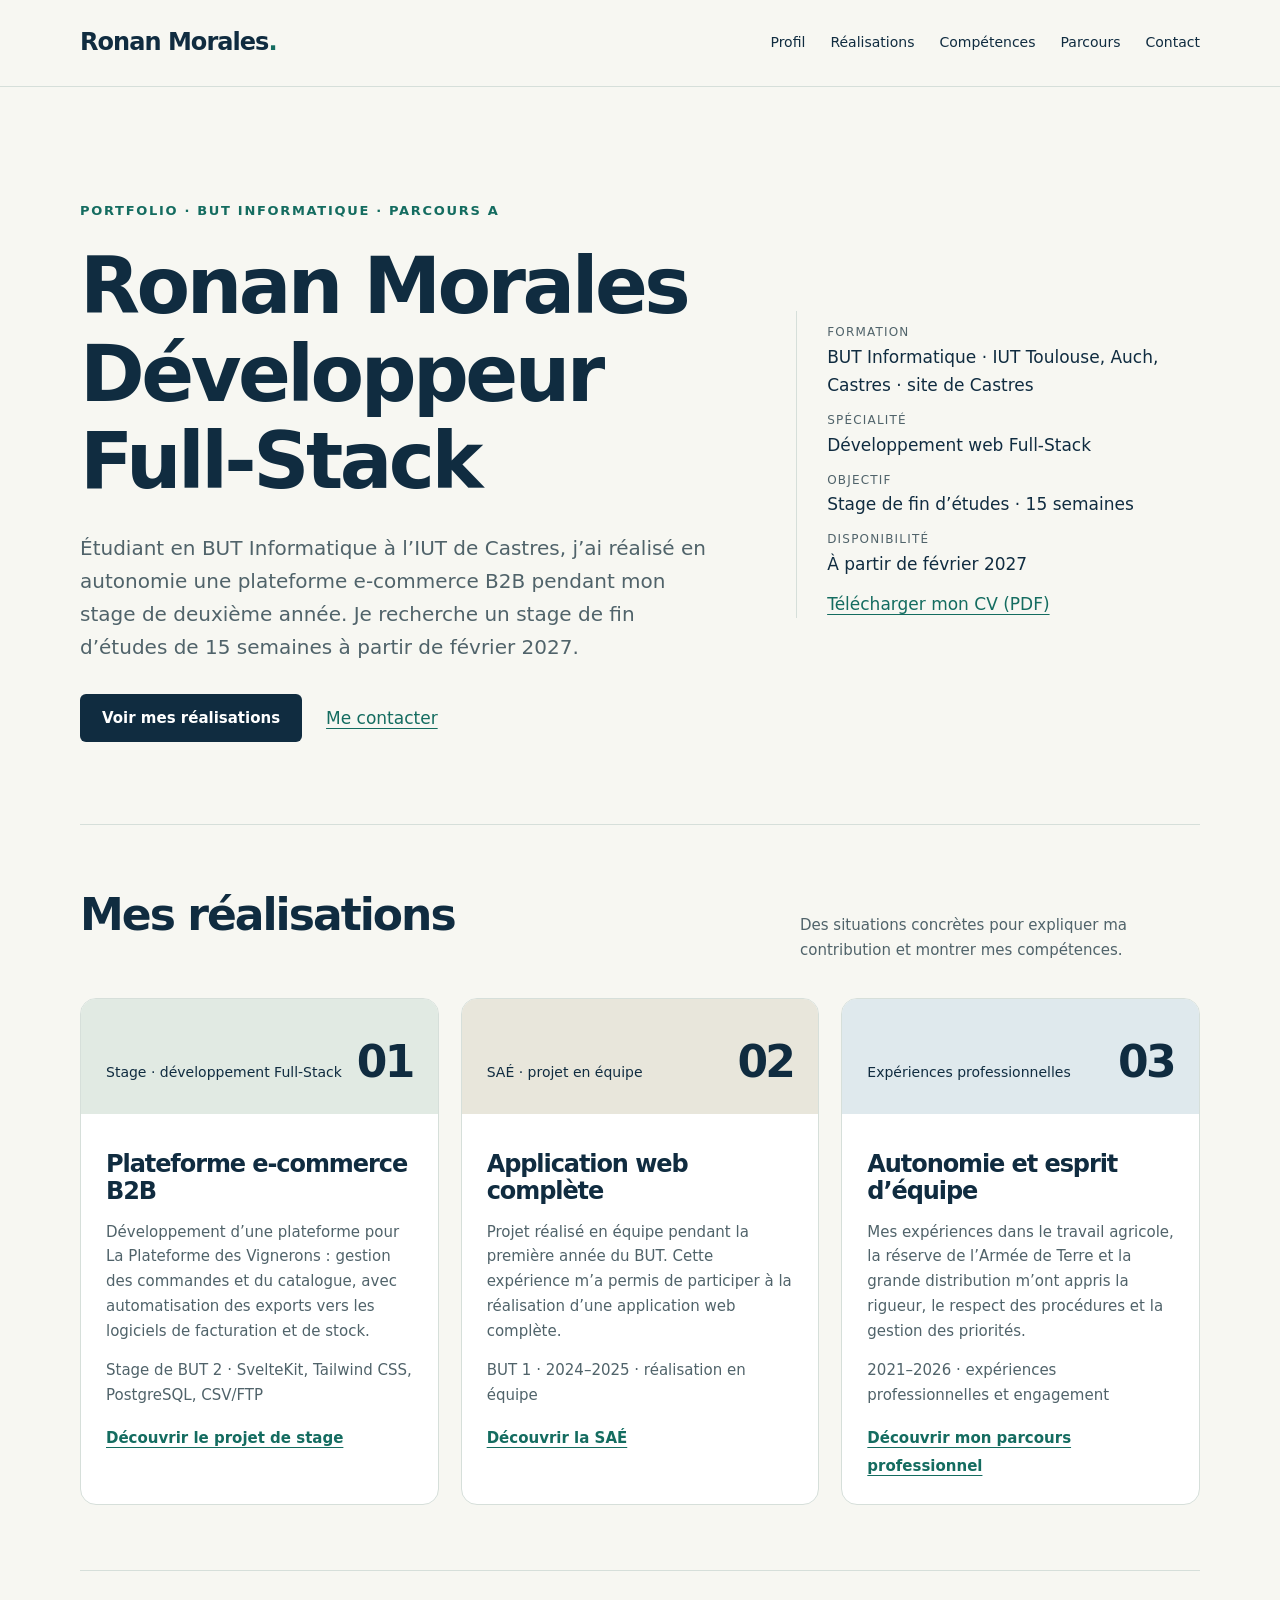
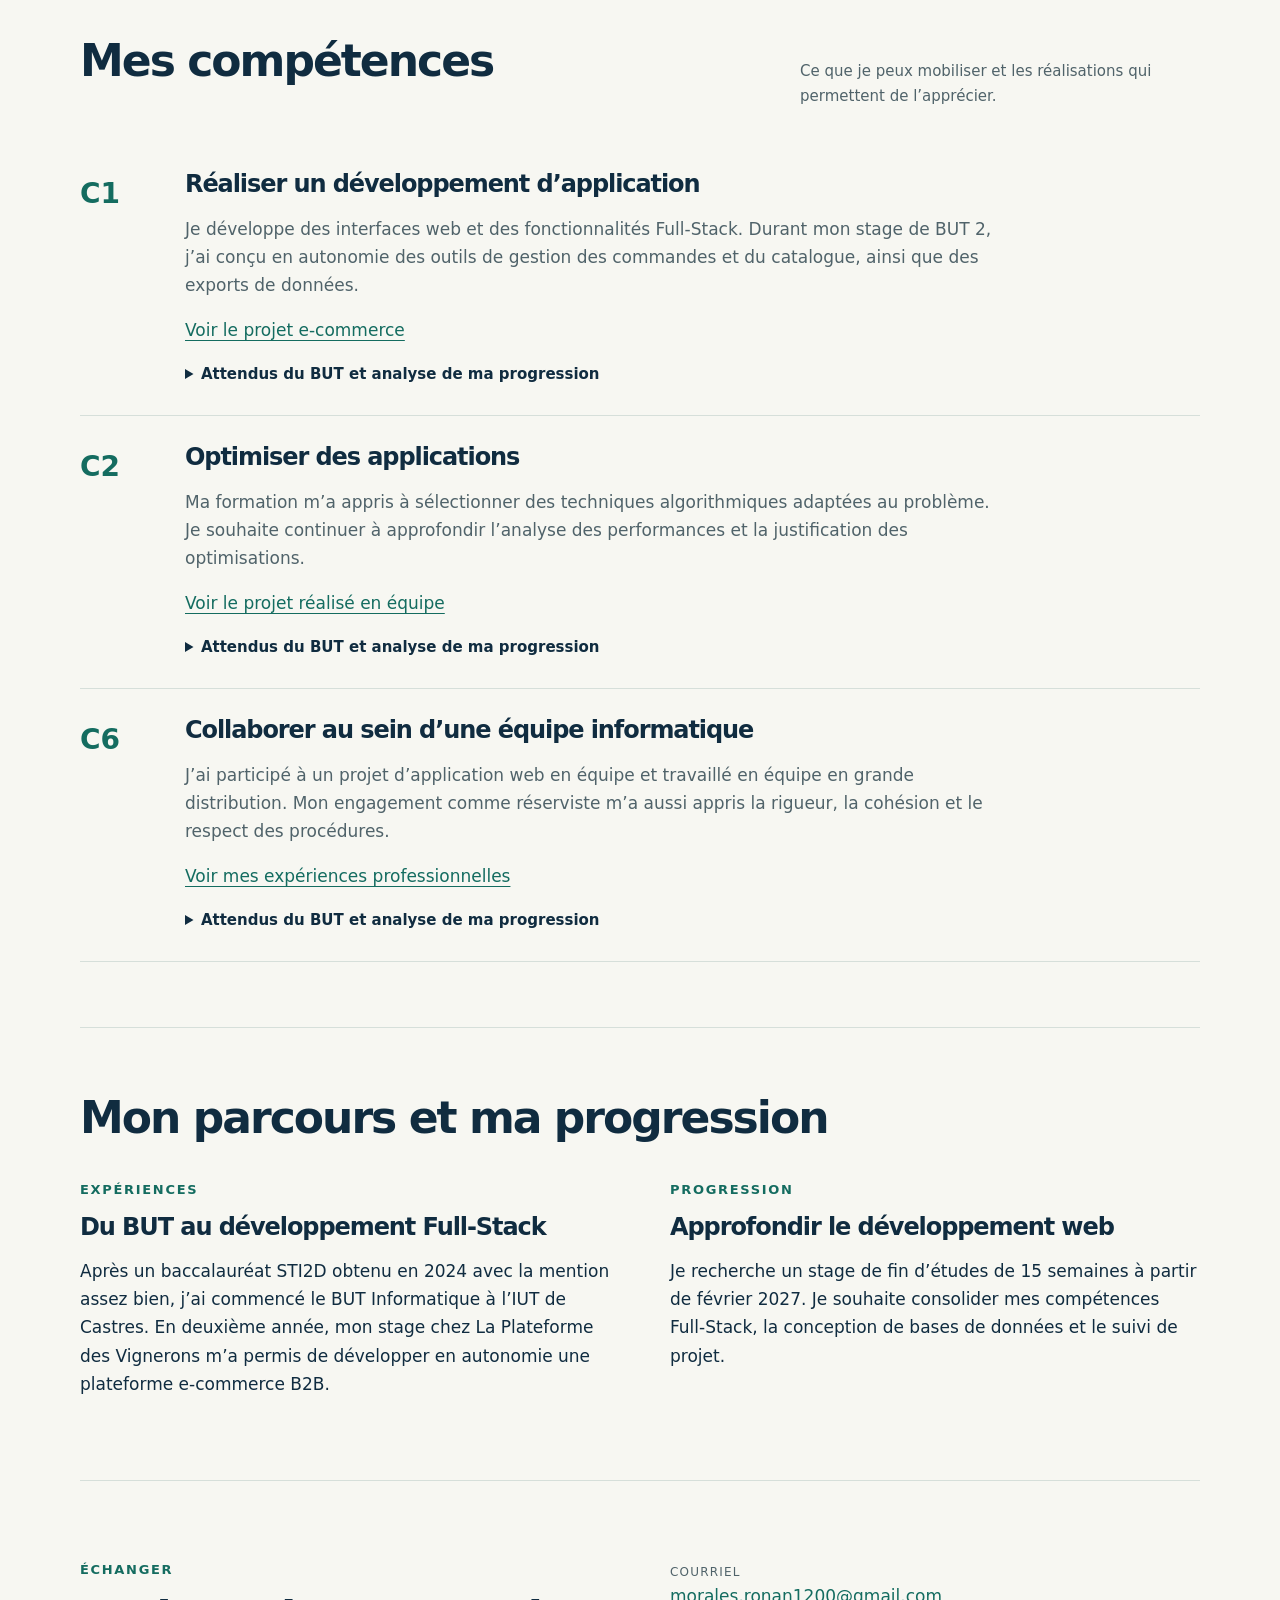
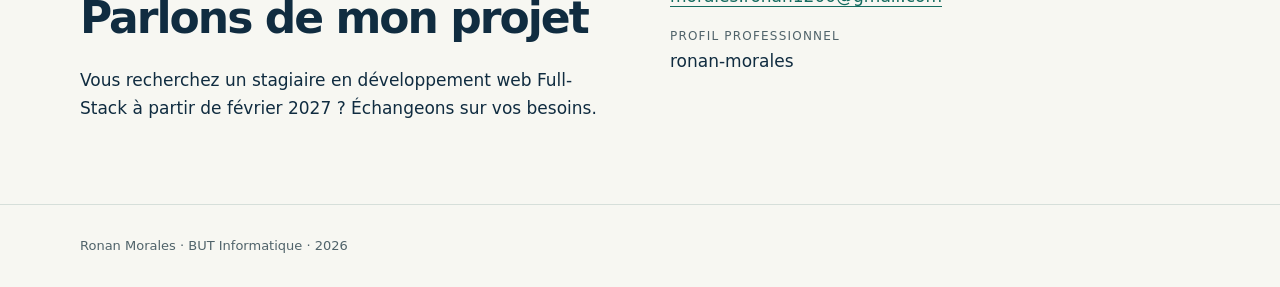
<file: index.html>
<!doctype html>
<html lang="fr">

<head>
    <meta charset="utf-8">
    <meta name="viewport" content="width=device-width,initial-scale=1">
    <meta name="description" content="Portfolio de Ronan Morales, étudiant en BUT Informatique et développeur Full-Stack en stage.">
    <title>Ronan Morales · Portfolio BUT Informatique</title>
    <link rel="stylesheet" href="assets/style.css">
    <script src="assets/script.js" defer></script>
</head>

<body>
    <a class="skip" href="#contenu">Aller au contenu</a>
    <header>
        <div class="wrap top">
            <a class="brand" href="index.html">Ronan Morales<span>.</span></a><button hidden class="menu-toggle"
                aria-expanded="false" aria-controls="navigation" type="button">Menu</button>
            <nav id="navigation" aria-label="Navigation principale"><a href="#profil">Profil</a><a
                    href="#realisations">Réalisations</a><a href="#competences">Compétences</a><a
                    href="#parcours">Parcours</a><a href="#contact">Contact</a></nav>
        </div>
    </header>
    <main id="contenu">
        <div class="wrap">
            <div class="hero" id="profil">
                <div>
                    <p class="eyebrow">Portfolio · BUT Informatique · Parcours A</p>
                    <h1>Ronan Morales<br>Développeur Full-Stack</h1>
                    <p class="lead">Étudiant en BUT Informatique à l’IUT de Castres, j’ai réalisé en autonomie une plateforme e-commerce B2B pendant mon stage de deuxième année. Je recherche un stage de fin d’études de 15 semaines à partir de février 2027.</p>
                    <div class="actions">
                        <a class="button" href="#realisations">Voir mes réalisations</a><a href="#contact">Me
                            contacter</a>
                    </div>
                </div>
                <aside class="intro-aside" aria-label="Mon profil en bref">
                    <p><span class="label">Formation</span>BUT Informatique · IUT Toulouse, Auch, Castres · site de Castres</p>
                    <p><span class="label">Spécialité</span>Développement web Full-Stack</p>
                    <p><span class="label">Objectif</span>Stage de fin d’études · 15 semaines</p>
                    <p><span class="label">Disponibilité</span>À partir de février 2027</p>
                    <a href="documents/CV.pdf">Télécharger mon CV (PDF)</a>
                </aside>
            </div>
            <section id="realisations">
                <div class="section-head">
                    <h2>Mes réalisations</h2>
                    <p>Des situations concrètes pour expliquer ma contribution et montrer mes compétences.</p>
                </div>
                <div class="projects">
                    <article class="project">
                        <div class="project-top">
                            <span>Stage · développement Full-Stack</span><span class="number">01</span>
                        </div>
                        <div class="project-body">
                            <h3>Plateforme e-commerce B2B</h3>
                            <p>Développement d’une plateforme pour La Plateforme des Vignerons : gestion des commandes et du catalogue, avec automatisation des exports vers les logiciels de facturation et de stock.</p>
                            <p class="note">Stage de BUT 2 · SvelteKit, Tailwind CSS, PostgreSQL, CSV/FTP</p>
                            <a href="realisation-1.html">Découvrir le projet de stage</a>
                        </div>
                    </article>
                    <article class="project">
                        <div class="project-top">
                            <span>SAÉ · projet en équipe</span><span class="number">02</span>
                        </div>
                        <div class="project-body">
                            <h3>Application web complète</h3>
                            <p>Projet réalisé en équipe pendant la première année du BUT. Cette expérience m’a permis de participer à la réalisation d’une application web complète.</p>
                            <p class="note">BUT 1 · 2024–2025 · réalisation en équipe</p>
                            <a href="realisation-2.html">Découvrir la SAÉ</a>
                        </div>
                    </article>
                    <article class="project">
                        <div class="project-top">
                            <span>Expériences professionnelles</span><span class="number">03</span>
                        </div>
                        <div class="project-body">
                            <h3>Autonomie et esprit d’équipe</h3>
                            <p>Mes expériences dans le travail agricole, la réserve de l’Armée de Terre et la grande distribution m’ont appris la rigueur, le respect des procédures et la gestion des priorités.</p>
                            <p class="note">2021–2026 · expériences professionnelles et engagement</p>
                            <a href="realisation-3.html">Découvrir mon parcours professionnel</a>
                        </div>
                    </article>
                </div>
            </section>
            <section id="competences">
                <div class="section-head">
                    <h2>Mes compétences</h2>
                    <p>Ce que je peux mobiliser et les réalisations qui permettent de l’apprécier.</p>
                </div>
                <article class="competency" id="c1">
                    <div class="code">C1</div>
                    <div>
                        <h3>Réaliser un développement d’application</h3>
                        <p>Je développe des interfaces web et des fonctionnalités Full-Stack. Durant mon stage de BUT 2, j’ai conçu en autonomie des outils de gestion des commandes et du catalogue, ainsi que des exports de données.</p>
                        <a href="realisation-1.html#competences">Voir le projet e-commerce</a>
                        <details>
                            <summary>Attendus du BUT et analyse de ma progression</summary>
                            <p><strong>Niveau 3 attendu :</strong> Adapter des applications sur un ensemble de supports
                                (embarqué, web, mobile, IoT…)</p>
                            <p>Apprentissages critiques</p>
                            <ul>
                                <li>Choisir et implémenter les architectures adaptées</li>
                                <li>Faire évoluer une application existante</li>
                                <li>Intégrer des solutions dans un environnement de production</li>
                            </ul>
                            <p>Composantes essentielles</p>
                            <ul>
                                <li>En respectant les besoins décrits par le client</li>
                                <li>En appliquant les principes algorithmiques</li>
                                <li>En veillant à la qualité du code et à sa documentation</li>
                                <li>En choisissant les ressources techniques appropriées</li>
                            </ul>
                            <p>Mon stage illustre le développement de fonctionnalités web et l’intégration d’une base de données. Le CV ne détaille pas les choix d’architecture ni les tests : ces éléments restent à documenter.</p>
                        </details>
                    </div>
                </article>
                <article class="competency" id="c2">
                    <div class="code">C2</div>
                    <div>
                        <h3>Optimiser des applications</h3>
                        <p>Ma formation m’a appris à sélectionner des techniques algorithmiques adaptées au problème. Je souhaite continuer à approfondir l’analyse des performances et la justification des optimisations.</p>
                        <a href="realisation-2.html#competences">Voir le projet réalisé en équipe</a>
                        <details>
                            <summary>Attendus du BUT et analyse de ma progression</summary>
                            <p><strong>Niveau 3 attendu :</strong> Analyser et optimiser des applications</p>
                            <p>Apprentissages critiques</p>
                            <ul>
                                <li>Anticiper les résultats de diverses métriques (temps d’exécution, occupation
                                    mémoire…)</li>
                                <li>Profiler, analyser et justifier le comportement d’un code existant</li>
                                <li>Choisir et utiliser des bibliothèques et méthodes dédiées au domaine d’application
                                    (imagerie, immersion, intelligence artificielle, jeux vidéos, parallélisme, calcul
                                    formel…)</li>
                            </ul>
                            <p>Composantes essentielles</p>
                            <ul>
                                <li>En formalisant et modélisant des situations complexes</li>
                                <li>En recensant les algorithmes et les structures de données usuels</li>
                                <li>En s’appuyant sur des schémas de raisonnement</li>
                                <li>En justifiant les choix et validant les résultats</li>
                            </ul>
                            <p>Mon CV mentionne l’utilisation de techniques algorithmiques adaptées, mais ne décrit pas de mesure de performance ni d’optimisation précise. Cette compétence reste donc à illustrer davantage.</p>
                        </details>
                    </div>
                </article>
                <article class="competency" id="c6">
                    <div class="code">C6</div>
                    <div>
                        <h3>Collaborer au sein d’une équipe informatique</h3>
                        <p>J’ai participé à un projet d’application web en équipe et travaillé en équipe en grande distribution. Mon engagement comme réserviste m’a aussi appris la rigueur, la cohésion et le respect des procédures.</p>
                        <a href="realisation-3.html#competences">Voir mes expériences professionnelles</a>
                        <details>
                            <summary>Attendus du BUT et analyse de ma progression</summary>
                            <p><strong>Niveau 3 attendu :</strong> Manager une équipe informatique</p>
                            <p>Apprentissages critiques</p>
                            <ul>
                                <li>Organiser et partager une veille numérique</li>
                                <li>Identifier les enjeux de l’économie de l’innovation numérique</li>
                                <li>Guider la conduite du changement informatique au sein d’une organisation</li>
                                <li>Accompagner le management de projet informatique</li>
                            </ul>
                            <p>Composantes essentielles</p>
                            <ul>
                                <li>En inscrivant sa démarche au sein d’une équipe pluridisciplinaire</li>
                                <li>En accompagnant la mise en œuvre des évolutions informatiques</li>
                                <li>En veillant au respect des contraintes juridiques</li>
                                <li>En développant une communication efficace et collaborative</li>
                            </ul>
                            <p>Ces expériences illustrent la collaboration et la prise de responsabilités. Je souhaite encore développer ma pratique du suivi de projet informatique et de la communication au sein d’une équipe technique.</p>
                        </details>
                    </div>
                </article>
            </section>
            <section id="parcours">
                <h2>Mon parcours et ma progression</h2>
                <div class="journey">
                    <div>
                        <p class="eyebrow">Expériences</p>
                        <h3>Du BUT au développement Full-Stack</h3>
                        <p>Après un baccalauréat STI2D obtenu en 2024 avec la mention assez bien, j’ai commencé le BUT Informatique à l’IUT de Castres. En deuxième année, mon stage chez La Plateforme des Vignerons m’a permis de développer en autonomie une plateforme e-commerce B2B.</p>
                    </div>
                    <div>
                        <p class="eyebrow">Progression</p>
                        <h3>Approfondir le développement web</h3>
                        <p>Je recherche un stage de fin d’études de 15 semaines à partir de février 2027. Je souhaite consolider mes compétences Full-Stack, la conception de bases de données et le suivi de projet.</p>
                    </div>
                </div>
            </section>
            <section id="contact" class="contact">
                <div>
                    <p class="eyebrow">Échanger</p>
                    <h2>Parlons de mon projet</h2>
                    <p>Vous recherchez un stagiaire en développement web Full-Stack à partir de février 2027 ? Échangeons sur vos besoins.</p>
                </div>
                <div>
                    <p><span class="label">Courriel</span><a href="mailto:morales.ronan1200@gmail.com">morales.ronan1200@gmail.com</a></p>
                    <p><span class="label">Profil professionnel</span>ronan-morales</p>
                </div>
            </section>
        </div>
    </main>
    <footer>
        <div class="wrap">Ronan Morales · BUT Informatique · 2026</div>
    </footer>
</body>

</html>
</file>
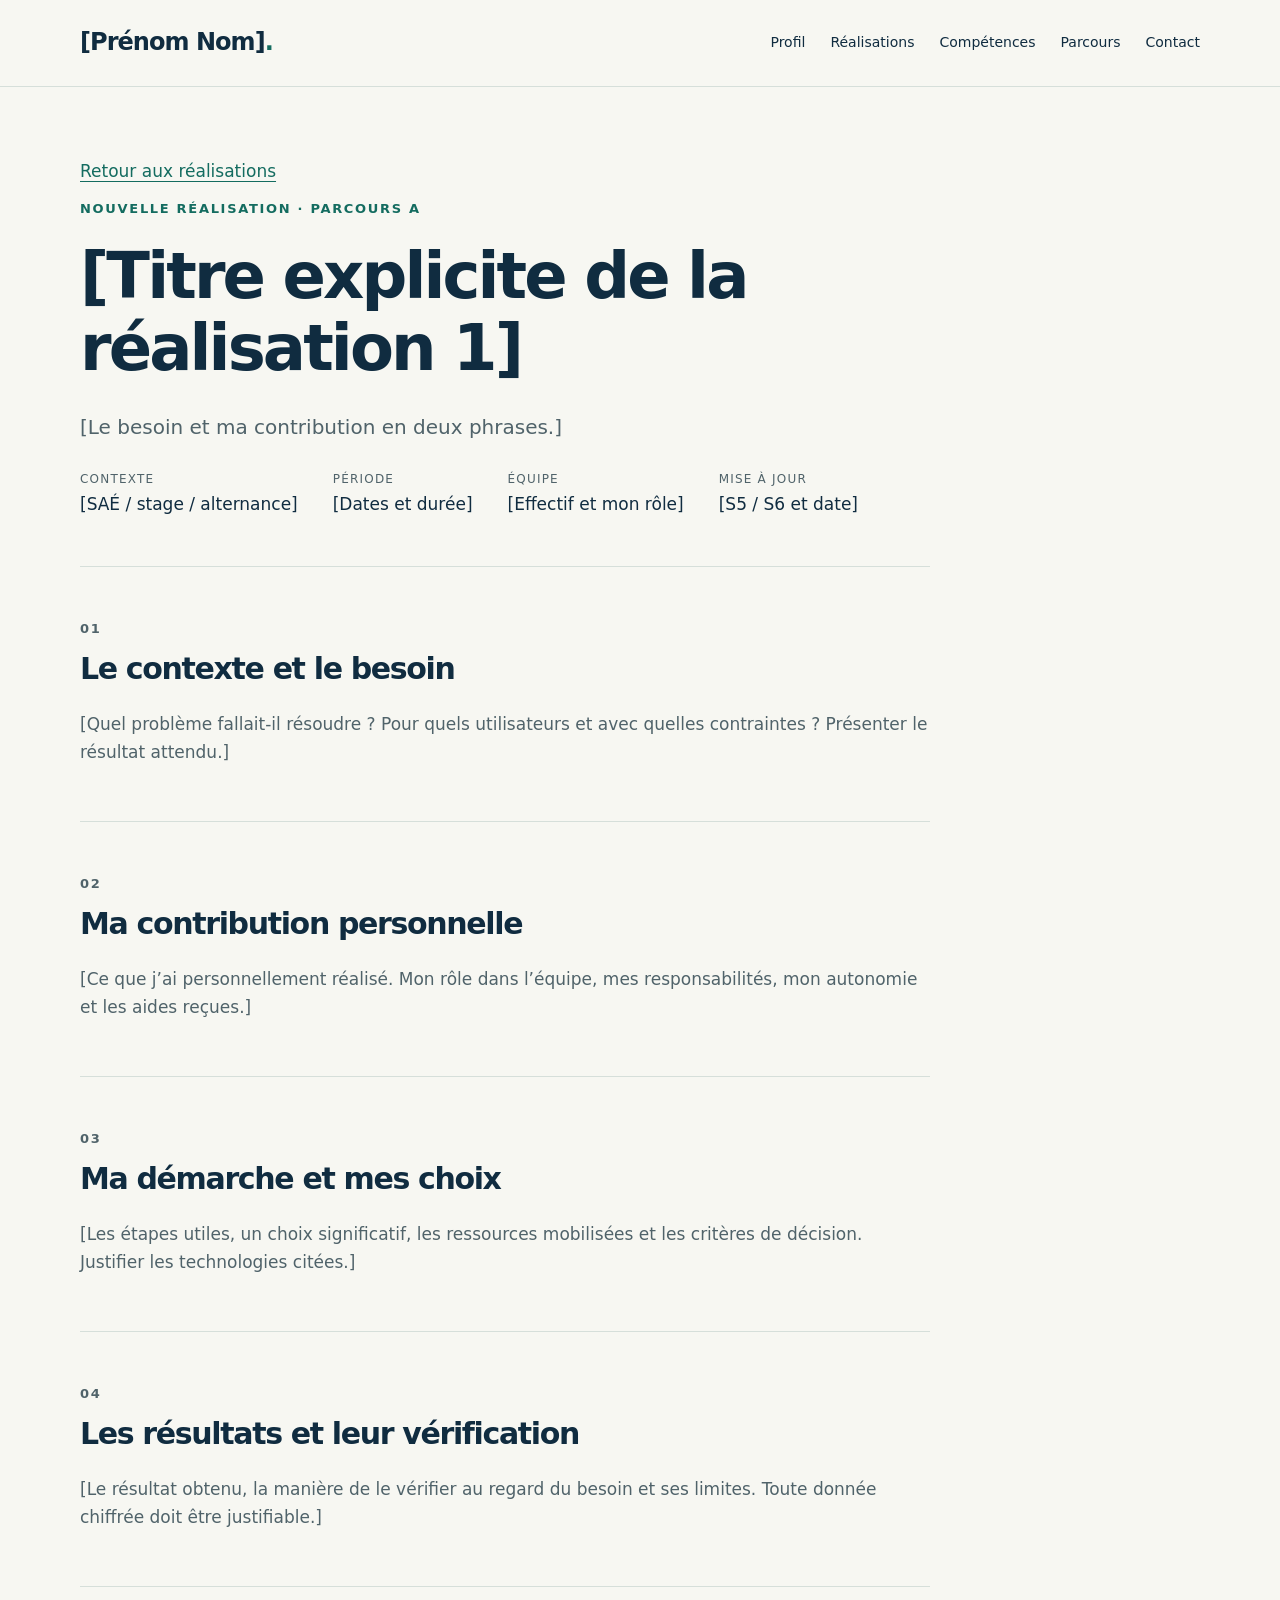
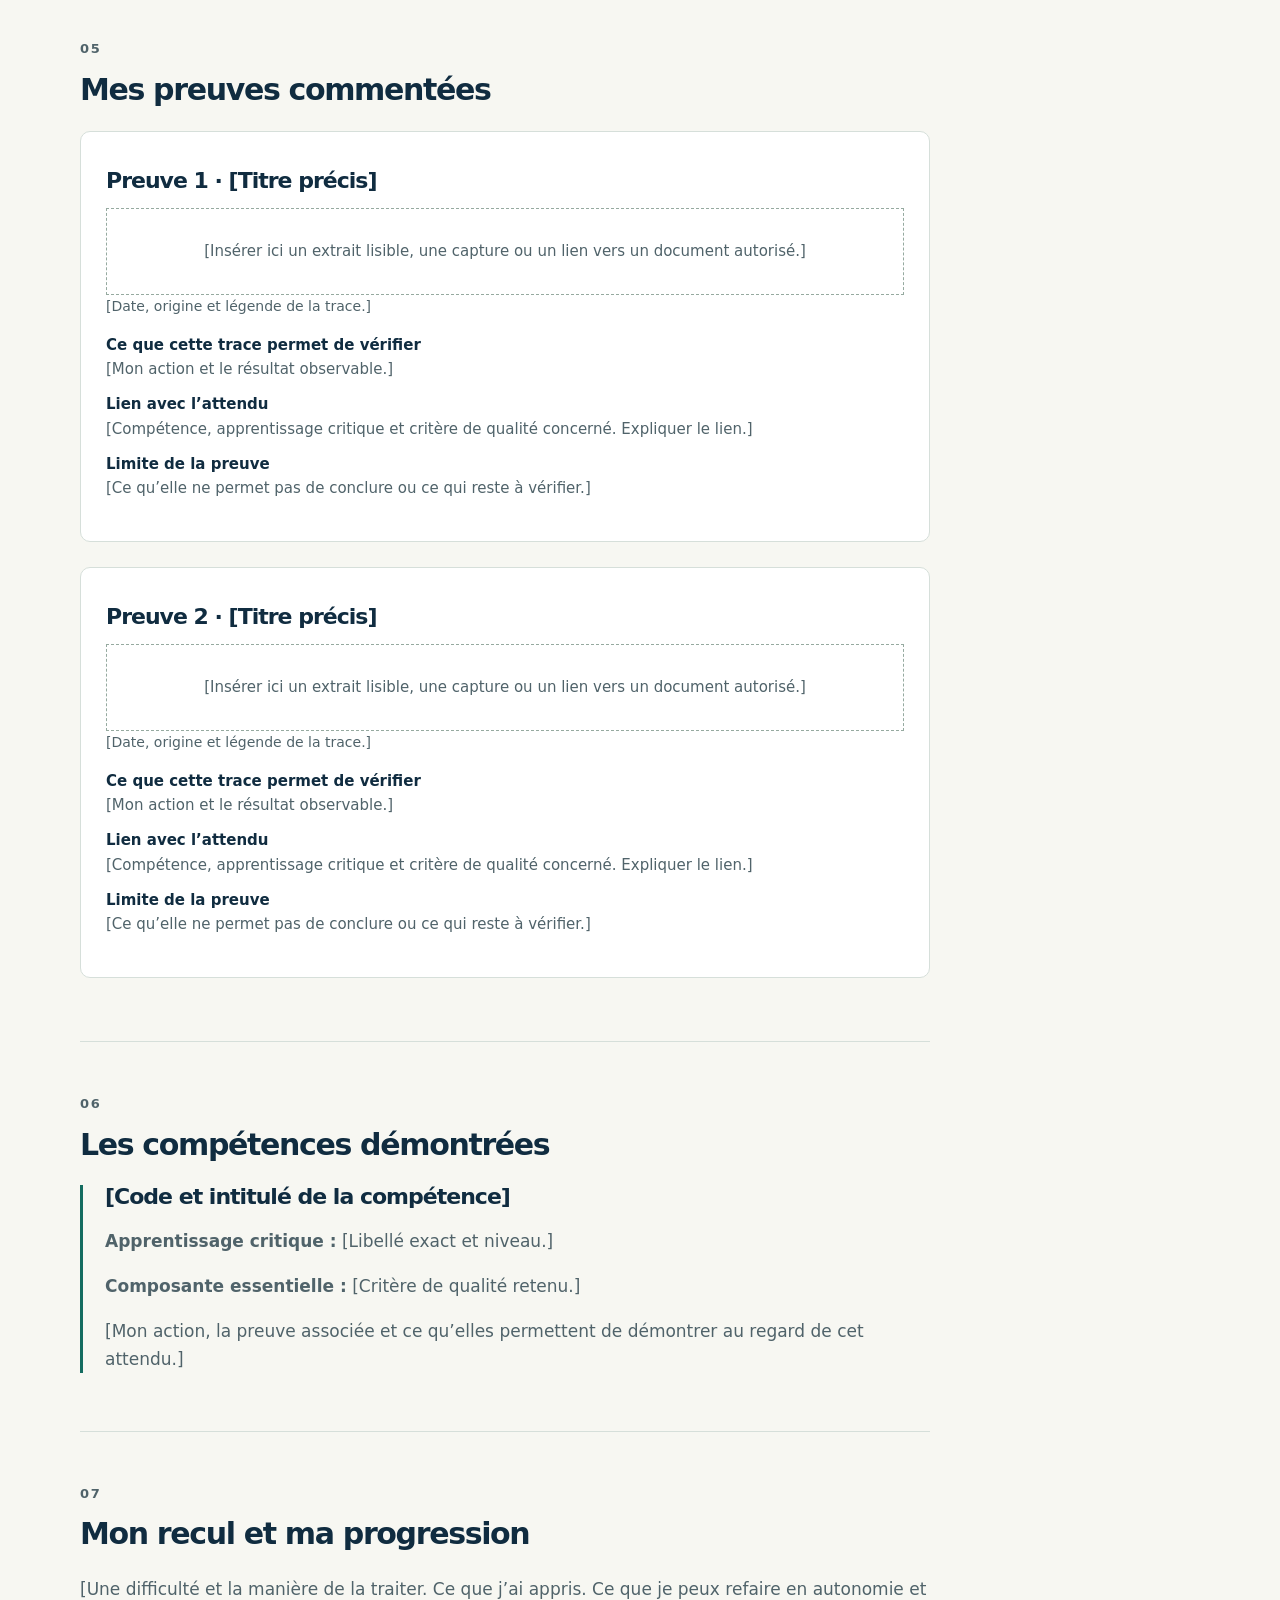
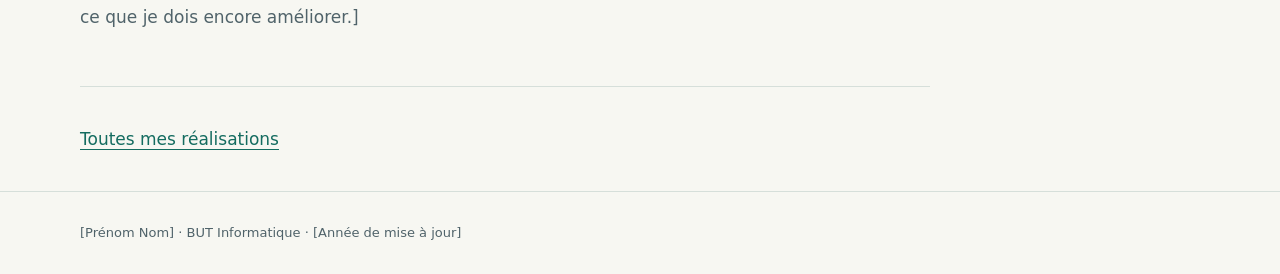
<file: modele-realisation.html>
<!doctype html>
<html lang="fr">

<head>
    <meta charset="utf-8">
    <meta name="viewport" content="width=device-width,initial-scale=1">
    <meta name="description" content="[À remplacer : présentation professionnelle du portfolio]">
    <title>[Titre de la réalisation 1] · Portfolio</title>
    <link rel="stylesheet" href="assets/style.css">
    <script src="assets/script.js" defer></script>
</head>

<body>
    <a class="skip" href="#contenu">Aller au contenu</a>
    <header>
        <div class="wrap top">
            <a class="brand" href="index.html">[Prénom Nom]<span>.</span></a><button hidden class="menu-toggle"
                aria-expanded="false" aria-controls="navigation" type="button">Menu</button>
            <nav id="navigation" aria-label="Navigation principale"><a href="index.html#profil">Profil</a><a
                    href="index.html#realisations">Réalisations</a><a href="index.html#competences">Compétences</a><a
                    href="index.html#parcours">Parcours</a><a href="index.html#contact">Contact</a></nav>
        </div>
    </header>
    <main id="contenu">
        <div class="wrap">
            <div class="project-hero">
                <a href="index.html#realisations">Retour aux réalisations</a>
                <p class="eyebrow">Nouvelle réalisation · Parcours A</p>
                <h1>[Titre explicite de la réalisation 1]</h1>
                <p class="lead">[Le besoin et ma contribution en deux phrases.]</p>
                <div class="meta">
                    <p><span class="label">Contexte</span>[SAÉ / stage / alternance]</p>
                    <p><span class="label">Période</span>[Dates et durée]</p>
                    <p><span class="label">Équipe</span>[Effectif et mon rôle]</p>
                    <p><span class="label">Mise à jour</span>[S5 / S6 et date]</p>
                </div>
            </div>
            <div class="reading">
                <section id="contexte">
                    <p class="eyebrow">01</p>
                    <h2>Le contexte et le besoin</h2>
                    <p>[Quel problème fallait-il résoudre ? Pour quels utilisateurs et avec quelles contraintes ?
                        Présenter le résultat attendu.]</p>
                </section>
                <section id="contribution">
                    <p class="eyebrow">02</p>
                    <h2>Ma contribution personnelle</h2>
                    <p>[Ce que j’ai personnellement réalisé. Mon rôle dans l’équipe, mes responsabilités, mon autonomie
                        et les aides reçues.]</p>
                </section>
                <section id="demarche">
                    <p class="eyebrow">03</p>
                    <h2>Ma démarche et mes choix</h2>
                    <p>[Les étapes utiles, un choix significatif, les ressources mobilisées et les critères de décision.
                        Justifier les technologies citées.]</p>
                </section>
                <section id="resultats">
                    <p class="eyebrow">04</p>
                    <h2>Les résultats et leur vérification</h2>
                    <p>[Le résultat obtenu, la manière de le vérifier au regard du besoin et ses limites. Toute donnée
                        chiffrée doit être justifiable.]</p>
                </section>
                <section id="preuves">
                    <p class="eyebrow">05</p>
                    <h2>Mes preuves commentées</h2>
                    <figure class="proof">
                        <h3>Preuve 1 · [Titre précis]</h3>
                        <div class="proof-slot">[Insérer ici un extrait lisible, une capture ou un lien vers un document
                            autorisé.]</div>
                        <!-- Remplacer le bloc précédent par exemple par : <img src="images/preuve-1.png" alt="Description précise de l’élément observé"> -->
                        <figcaption>[Date, origine et légende de la trace.]</figcaption>
                        <dl>
                            <dt>Ce que cette trace permet de vérifier</dt>
                            <dd>[Mon action et le résultat observable.]</dd>
                            <dt>Lien avec l’attendu</dt>
                            <dd>[Compétence, apprentissage critique et critère de qualité concerné. Expliquer le lien.]
                            </dd>
                            <dt>Limite de la preuve</dt>
                            <dd>[Ce qu’elle ne permet pas de conclure ou ce qui reste à vérifier.]</dd>
                        </dl>
                    </figure>
                    <figure class="proof">
                        <h3>Preuve 2 · [Titre précis]</h3>
                        <div class="proof-slot">[Insérer ici un extrait lisible, une capture ou un lien vers un document
                            autorisé.]</div>
                        <!-- Remplacer le bloc précédent par exemple par : <img src="images/preuve-2.png" alt="Description précise de l’élément observé"> -->
                        <figcaption>[Date, origine et légende de la trace.]</figcaption>
                        <dl>
                            <dt>Ce que cette trace permet de vérifier</dt>
                            <dd>[Mon action et le résultat observable.]</dd>
                            <dt>Lien avec l’attendu</dt>
                            <dd>[Compétence, apprentissage critique et critère de qualité concerné. Expliquer le lien.]
                            </dd>
                            <dt>Limite de la preuve</dt>
                            <dd>[Ce qu’elle ne permet pas de conclure ou ce qui reste à vérifier.]</dd>
                        </dl>
                    </figure>
                    <!-- Dupliquer une figure si une troisième preuve est utile. Ne jamais publier de document confidentiel. -->
                </section>
                <section id="competences">
                    <p class="eyebrow">06</p>
                    <h2>Les compétences démontrées</h2>
                    <div class="mapping">
                        <h3>[Code et intitulé de la compétence]</h3>
                        <p><strong>Apprentissage critique :</strong> [Libellé exact et niveau.]</p>
                        <p><strong>Composante essentielle :</strong> [Critère de qualité retenu.]</p>
                        <p>[Mon action, la preuve associée et ce qu’elles permettent de démontrer au regard de cet
                            attendu.]</p>
                    </div>
                    <!-- Dupliquer le bloc mapping pour une autre compétence réellement étayée. -->
                </section>
                <section id="recul">
                    <p class="eyebrow">07</p>
                    <h2>Mon recul et ma progression</h2>
                    <p>[Une difficulté et la manière de la traiter. Ce que j’ai appris. Ce que je peux refaire en
                        autonomie et ce que je dois encore améliorer.]</p>
                </section>
                <section><a href="index.html#realisations">Toutes mes réalisations</a></section>
            </div>
        </div>
    </main>
    <footer>
        <div class="wrap">[Prénom Nom] · BUT Informatique · [Année de mise à jour]</div>
    </footer>
</body>

</html>
</file>
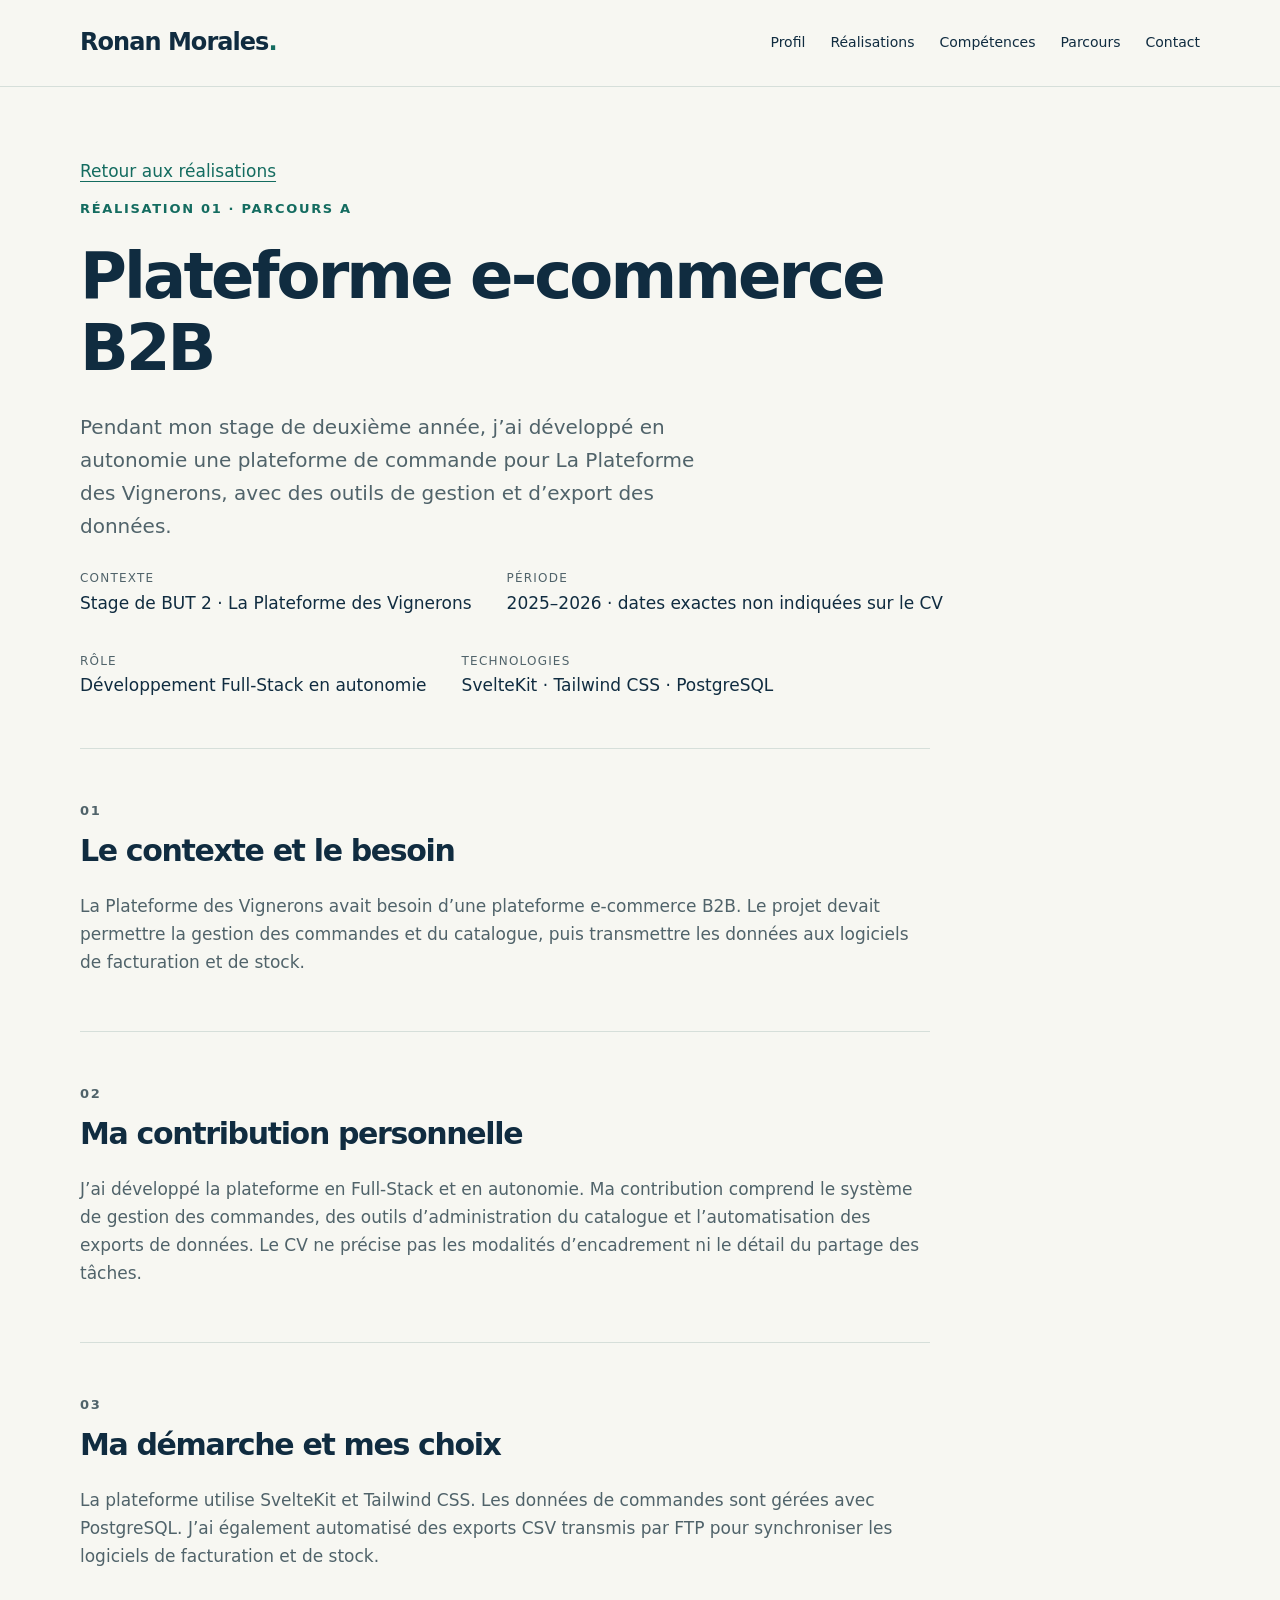
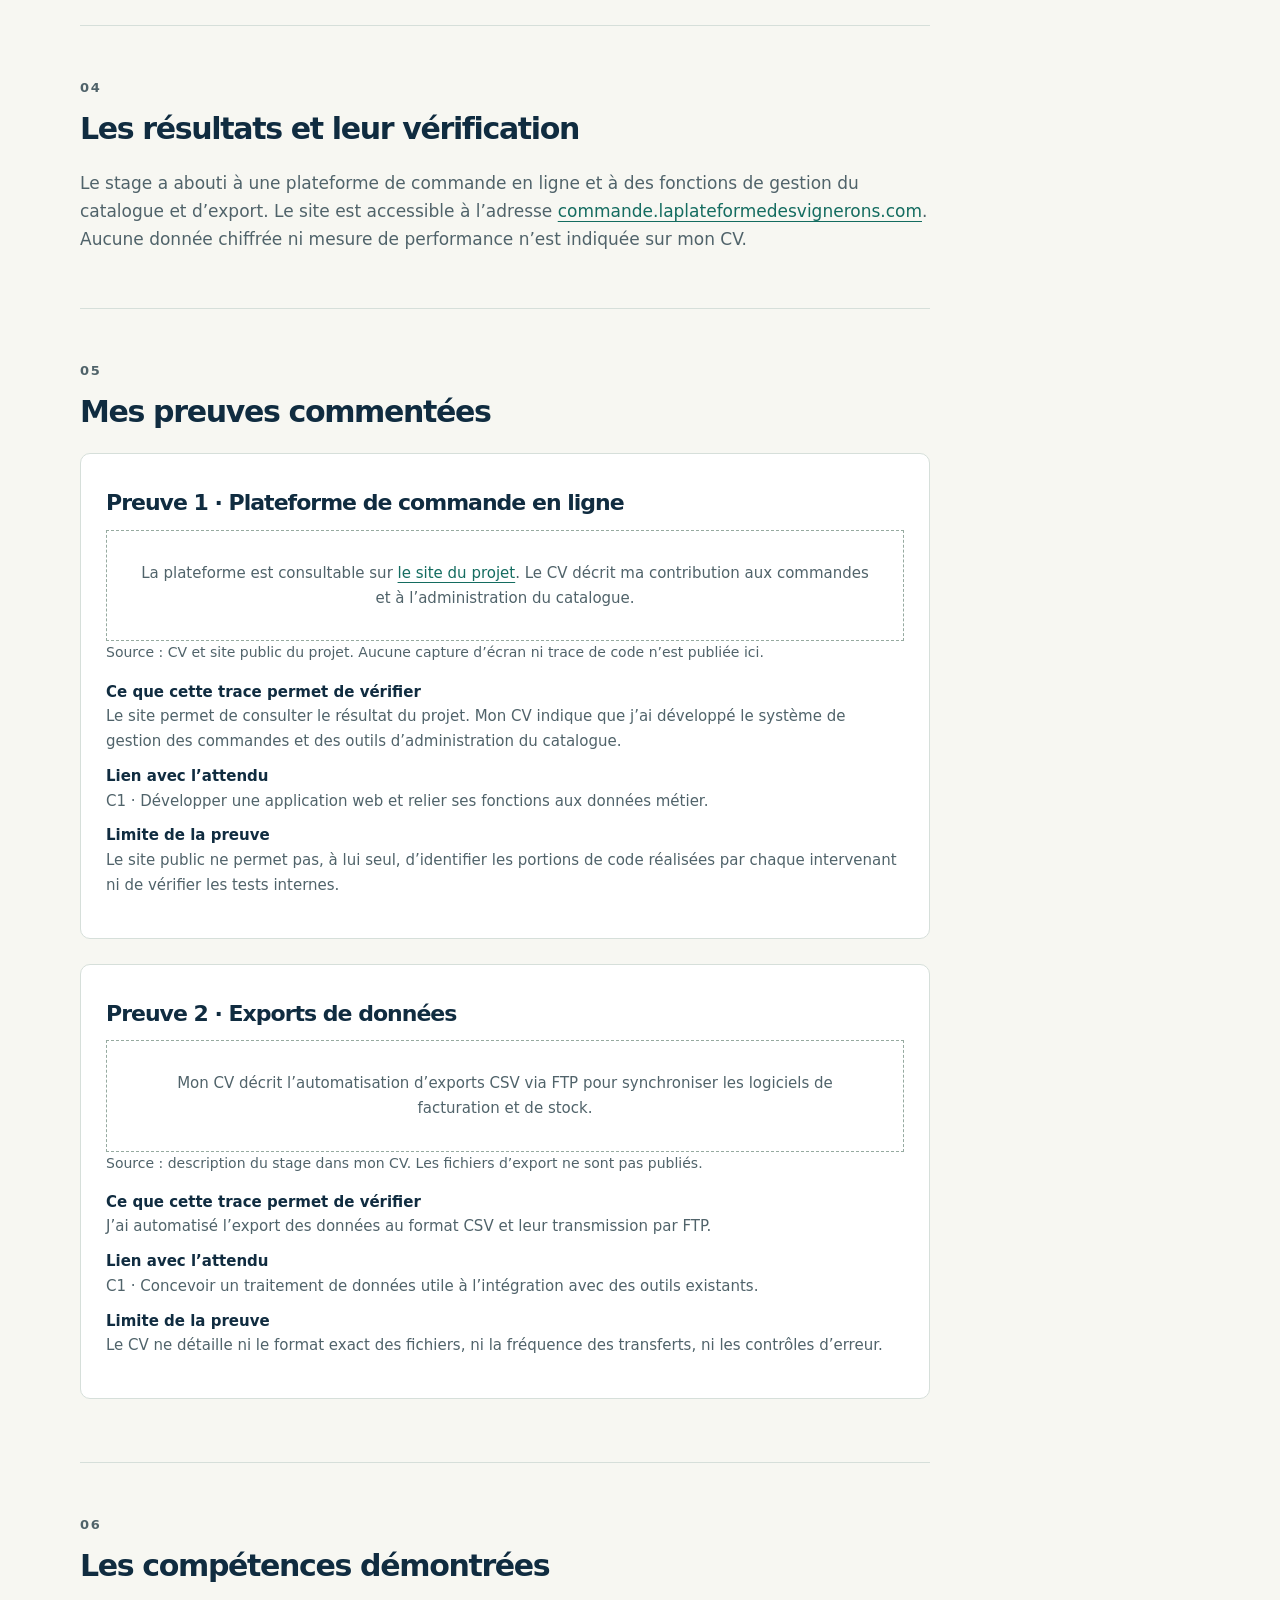
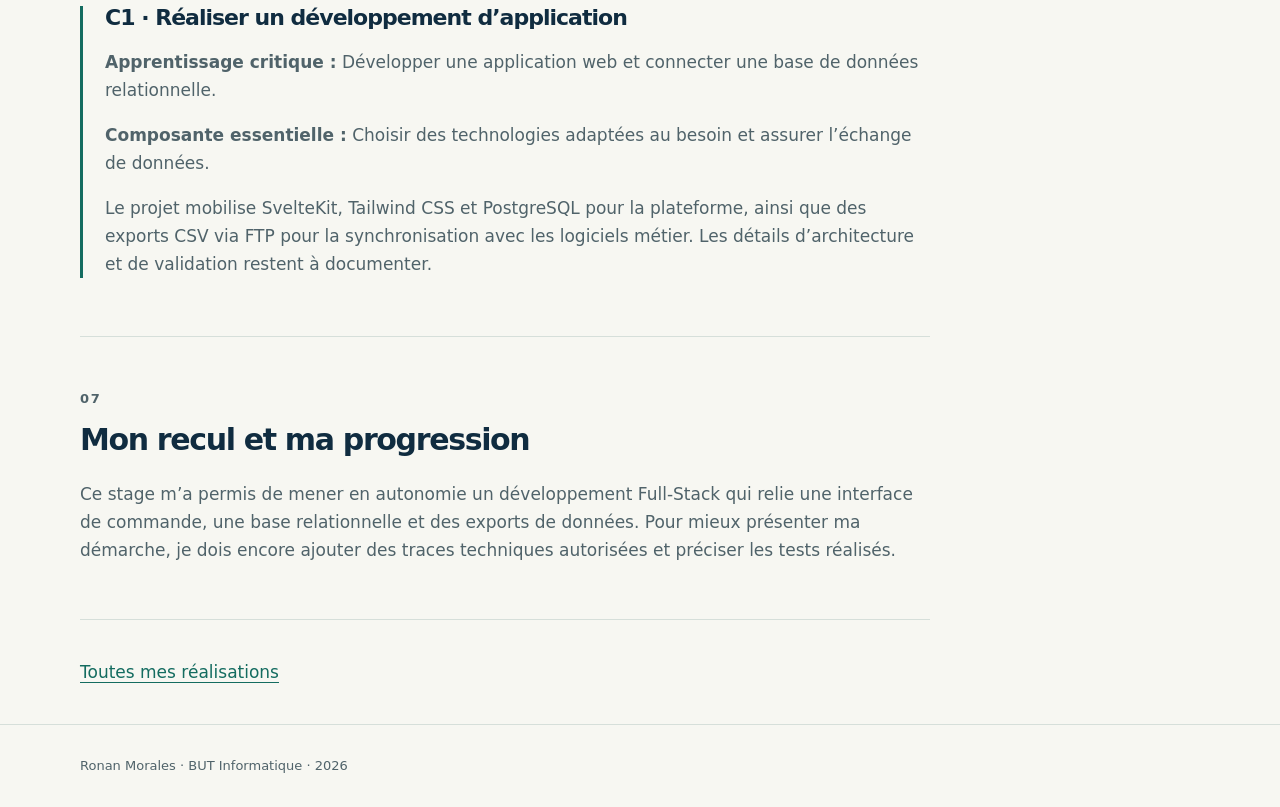
<file: realisation-1.html>
<!doctype html>
<html lang="fr">

<head>
    <meta charset="utf-8">
    <meta name="viewport" content="width=device-width,initial-scale=1">
    <meta name="description" content="Stage de développement Full-Stack chez La Plateforme des Vignerons : plateforme e-commerce B2B.">
    <title>Plateforme e-commerce B2B · Portfolio de Ronan Morales</title>
    <link rel="stylesheet" href="assets/style.css">
    <script src="assets/script.js" defer></script>
</head>

<body>
    <a class="skip" href="#contenu">Aller au contenu</a>
    <header>
        <div class="wrap top">
            <a class="brand" href="index.html">Ronan Morales<span>.</span></a><button hidden class="menu-toggle"
                aria-expanded="false" aria-controls="navigation" type="button">Menu</button>
            <nav id="navigation" aria-label="Navigation principale"><a href="index.html#profil">Profil</a><a
                    href="index.html#realisations">Réalisations</a><a href="index.html#competences">Compétences</a><a
                    href="index.html#parcours">Parcours</a><a href="index.html#contact">Contact</a></nav>
        </div>
    </header>
    <main id="contenu">
        <div class="wrap">
            <div class="project-hero">
                <a href="index.html#realisations">Retour aux réalisations</a>
                <p class="eyebrow">Réalisation 01 · Parcours A</p>
                <h1>Plateforme e-commerce B2B</h1>
                <p class="lead">Pendant mon stage de deuxième année, j’ai développé en autonomie une plateforme de commande pour La Plateforme des Vignerons, avec des outils de gestion et d’export des données.</p>
                <div class="meta">
                    <p><span class="label">Contexte</span>Stage de BUT 2 · La Plateforme des Vignerons</p>
                    <p><span class="label">Période</span>2025–2026 · dates exactes non indiquées sur le CV</p>
                    <p><span class="label">Rôle</span>Développement Full-Stack en autonomie</p>
                    <p><span class="label">Technologies</span>SvelteKit · Tailwind CSS · PostgreSQL</p>
                </div>
            </div>
            <div class="reading">
                <section id="contexte">
                    <p class="eyebrow">01</p>
                    <h2>Le contexte et le besoin</h2>
                    <p>La Plateforme des Vignerons avait besoin d’une plateforme e-commerce B2B. Le projet devait permettre la gestion des commandes et du catalogue, puis transmettre les données aux logiciels de facturation et de stock.</p>
                </section>
                <section id="contribution">
                    <p class="eyebrow">02</p>
                    <h2>Ma contribution personnelle</h2>
                    <p>J’ai développé la plateforme en Full-Stack et en autonomie. Ma contribution comprend le système de gestion des commandes, des outils d’administration du catalogue et l’automatisation des exports de données. Le CV ne précise pas les modalités d’encadrement ni le détail du partage des tâches.</p>
                </section>
                <section id="demarche">
                    <p class="eyebrow">03</p>
                    <h2>Ma démarche et mes choix</h2>
                    <p>La plateforme utilise SvelteKit et Tailwind CSS. Les données de commandes sont gérées avec PostgreSQL. J’ai également automatisé des exports CSV transmis par FTP pour synchroniser les logiciels de facturation et de stock.</p>
                </section>
                <section id="resultats">
                    <p class="eyebrow">04</p>
                    <h2>Les résultats et leur vérification</h2>
                    <p>Le stage a abouti à une plateforme de commande en ligne et à des fonctions de gestion du catalogue et d’export. Le site est accessible à l’adresse <a href="https://commande.laplateformedesvignerons.com/">commande.laplateformedesvignerons.com</a>. Aucune donnée chiffrée ni mesure de performance n’est indiquée sur mon CV.</p>
                </section>
                <section id="preuves">
                    <p class="eyebrow">05</p>
                    <h2>Mes preuves commentées</h2>
                    <figure class="proof">
                        <h3>Preuve 1 · Plateforme de commande en ligne</h3>
                        <div class="proof-slot">La plateforme est consultable sur <a href="https://commande.laplateformedesvignerons.com/">le site du projet</a>. Le CV décrit ma contribution aux commandes et à l’administration du catalogue.</div>
                        <!-- Remplacer le bloc précédent par exemple par : <img src="images/preuve-1.png" alt="Description précise de l’élément observé"> -->
                        <figcaption>Source : CV et site public du projet. Aucune capture d’écran ni trace de code n’est publiée ici.</figcaption>
                        <dl>
                            <dt>Ce que cette trace permet de vérifier</dt>
                            <dd>Le site permet de consulter le résultat du projet. Mon CV indique que j’ai développé le système de gestion des commandes et des outils d’administration du catalogue.</dd>
                            <dt>Lien avec l’attendu</dt>
                            <dd>C1 · Développer une application web et relier ses fonctions aux données métier.
                            </dd>
                            <dt>Limite de la preuve</dt>
                            <dd>Le site public ne permet pas, à lui seul, d’identifier les portions de code réalisées par chaque intervenant ni de vérifier les tests internes.</dd>
                        </dl>
                    </figure>
                    <figure class="proof">
                        <h3>Preuve 2 · Exports de données</h3>
                        <div class="proof-slot">Mon CV décrit l’automatisation d’exports CSV via FTP pour synchroniser les logiciels de facturation et de stock.</div>
                        <!-- Remplacer le bloc précédent par exemple par : <img src="images/preuve-2.png" alt="Description précise de l’élément observé"> -->
                        <figcaption>Source : description du stage dans mon CV. Les fichiers d’export ne sont pas publiés.</figcaption>
                        <dl>
                            <dt>Ce que cette trace permet de vérifier</dt>
                            <dd>J’ai automatisé l’export des données au format CSV et leur transmission par FTP.</dd>
                            <dt>Lien avec l’attendu</dt>
                            <dd>C1 · Concevoir un traitement de données utile à l’intégration avec des outils existants.
                            </dd>
                            <dt>Limite de la preuve</dt>
                            <dd>Le CV ne détaille ni le format exact des fichiers, ni la fréquence des transferts, ni les contrôles d’erreur.</dd>
                        </dl>
                    </figure>
                    <!-- Dupliquer une figure si une troisième preuve est utile. Ne jamais publier de document confidentiel. -->
                </section>
                <section id="competences">
                    <p class="eyebrow">06</p>
                    <h2>Les compétences démontrées</h2>
                    <div class="mapping">
                        <h3>C1 · Réaliser un développement d’application</h3>
                        <p><strong>Apprentissage critique :</strong> Développer une application web et connecter une base de données relationnelle.</p>
                        <p><strong>Composante essentielle :</strong> Choisir des technologies adaptées au besoin et assurer l’échange de données.</p>
                        <p>Le projet mobilise SvelteKit, Tailwind CSS et PostgreSQL pour la plateforme, ainsi que des exports CSV via FTP pour la synchronisation avec les logiciels métier. Les détails d’architecture et de validation restent à documenter.</p>
                    </div>
                    <!-- Dupliquer le bloc mapping pour une autre compétence réellement étayée. -->
                </section>
                <section id="recul">
                    <p class="eyebrow">07</p>
                    <h2>Mon recul et ma progression</h2>
                    <p>Ce stage m’a permis de mener en autonomie un développement Full-Stack qui relie une interface de commande, une base relationnelle et des exports de données. Pour mieux présenter ma démarche, je dois encore ajouter des traces techniques autorisées et préciser les tests réalisés.</p>
                </section>
                <section><a href="index.html#realisations">Toutes mes réalisations</a></section>
            </div>
        </div>
    </main>
    <footer>
        <div class="wrap">Ronan Morales · BUT Informatique · 2026</div>
    </footer>
</body>

</html>
</file>
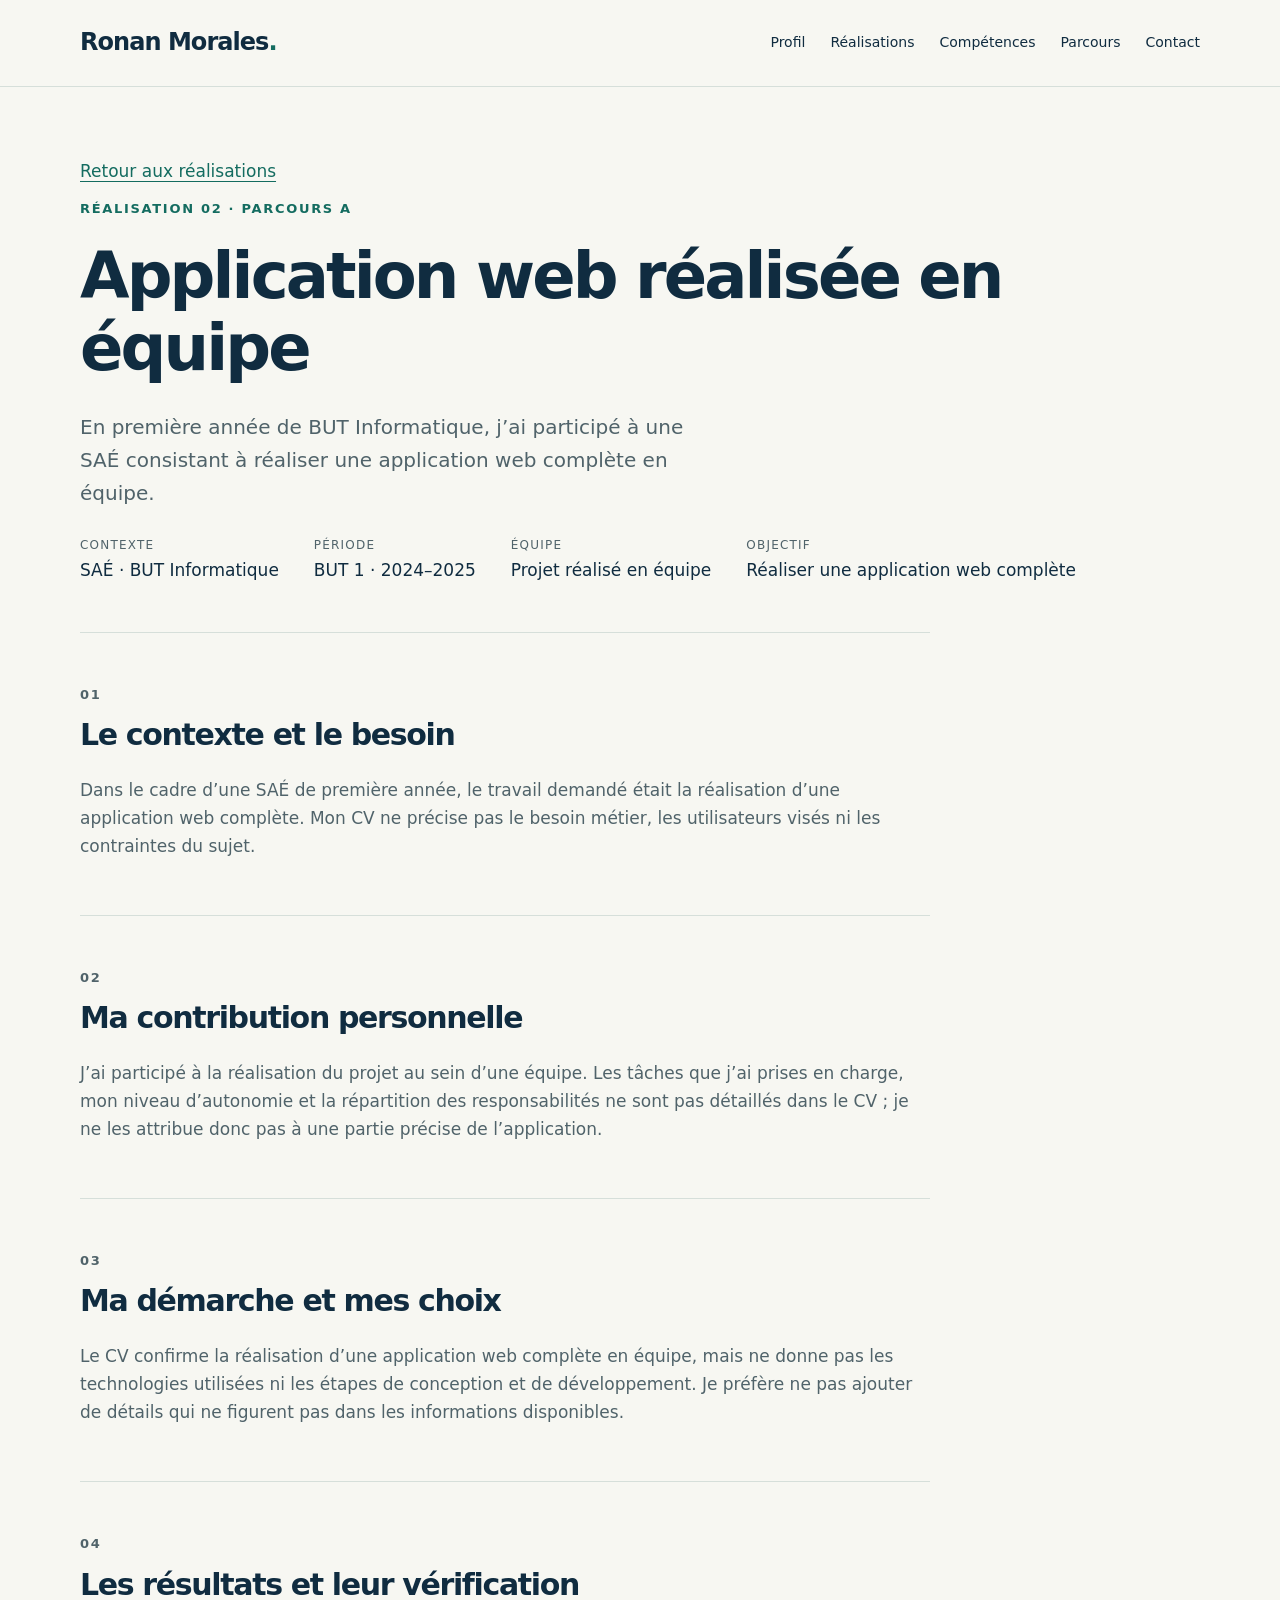
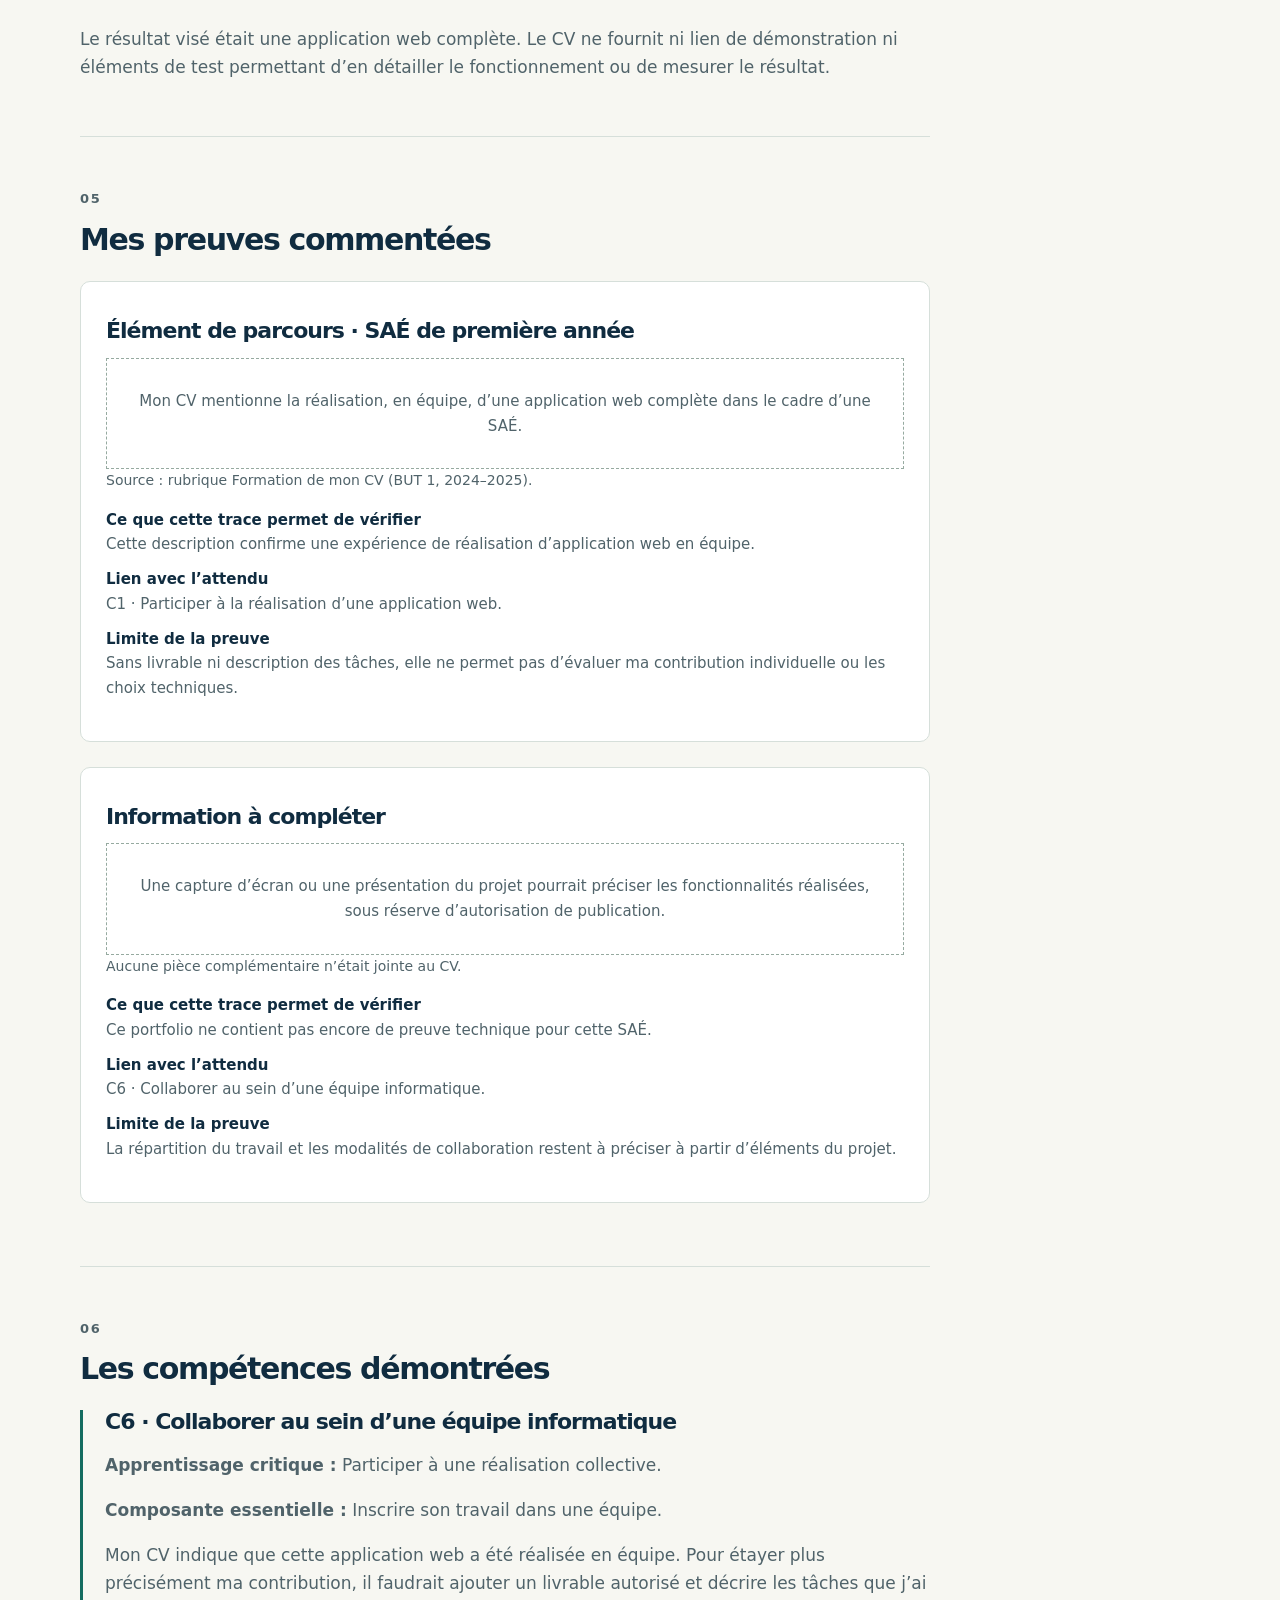
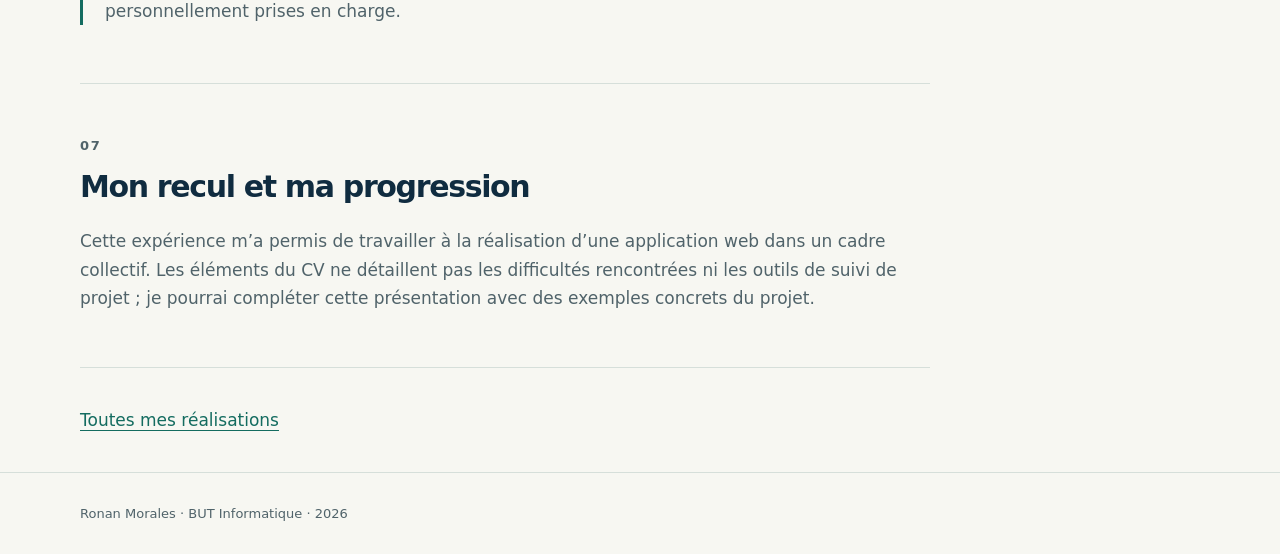
<file: realisation-2.html>
<!doctype html>
<html lang="fr">

<head>
    <meta charset="utf-8">
    <meta name="viewport" content="width=device-width,initial-scale=1">
    <meta name="description" content="Application web complète réalisée en équipe en première année de BUT Informatique.">
    <title>SAÉ · Application web en équipe · Portfolio de Ronan Morales</title>
    <link rel="stylesheet" href="assets/style.css">
    <script src="assets/script.js" defer></script>
</head>

<body>
    <a class="skip" href="#contenu">Aller au contenu</a>
    <header>
        <div class="wrap top">
            <a class="brand" href="index.html">Ronan Morales<span>.</span></a><button hidden class="menu-toggle"
                aria-expanded="false" aria-controls="navigation" type="button">Menu</button>
            <nav id="navigation" aria-label="Navigation principale"><a href="index.html#profil">Profil</a><a
                    href="index.html#realisations">Réalisations</a><a href="index.html#competences">Compétences</a><a
                    href="index.html#parcours">Parcours</a><a href="index.html#contact">Contact</a></nav>
        </div>
    </header>
    <main id="contenu">
        <div class="wrap">
            <div class="project-hero">
                <a href="index.html#realisations">Retour aux réalisations</a>
                <p class="eyebrow">Réalisation 02 · Parcours A</p>
                <h1>Application web réalisée en équipe</h1>
                <p class="lead">En première année de BUT Informatique, j’ai participé à une SAÉ consistant à réaliser une application web complète en équipe.</p>
                <div class="meta">
                    <p><span class="label">Contexte</span>SAÉ · BUT Informatique</p>
                    <p><span class="label">Période</span>BUT 1 · 2024–2025</p>
                    <p><span class="label">Équipe</span>Projet réalisé en équipe</p>
                    <p><span class="label">Objectif</span>Réaliser une application web complète</p>
                </div>
            </div>
            <div class="reading">
                <section id="contexte">
                    <p class="eyebrow">01</p>
                    <h2>Le contexte et le besoin</h2>
                    <p>Dans le cadre d’une SAÉ de première année, le travail demandé était la réalisation d’une application web complète. Mon CV ne précise pas le besoin métier, les utilisateurs visés ni les contraintes du sujet.</p>
                </section>
                <section id="contribution">
                    <p class="eyebrow">02</p>
                    <h2>Ma contribution personnelle</h2>
                    <p>J’ai participé à la réalisation du projet au sein d’une équipe. Les tâches que j’ai prises en charge, mon niveau d’autonomie et la répartition des responsabilités ne sont pas détaillés dans le CV ; je ne les attribue donc pas à une partie précise de l’application.</p>
                </section>
                <section id="demarche">
                    <p class="eyebrow">03</p>
                    <h2>Ma démarche et mes choix</h2>
                    <p>Le CV confirme la réalisation d’une application web complète en équipe, mais ne donne pas les technologies utilisées ni les étapes de conception et de développement. Je préfère ne pas ajouter de détails qui ne figurent pas dans les informations disponibles.</p>
                </section>
                <section id="resultats">
                    <p class="eyebrow">04</p>
                    <h2>Les résultats et leur vérification</h2>
                    <p>Le résultat visé était une application web complète. Le CV ne fournit ni lien de démonstration ni éléments de test permettant d’en détailler le fonctionnement ou de mesurer le résultat.</p>
                </section>
                <section id="preuves">
                    <p class="eyebrow">05</p>
                    <h2>Mes preuves commentées</h2>
                    <figure class="proof">
                        <h3>Élément de parcours · SAÉ de première année</h3>
                        <div class="proof-slot">Mon CV mentionne la réalisation, en équipe, d’une application web complète dans le cadre d’une SAÉ.</div>
                        <!-- Remplacer le bloc précédent par exemple par : <img src="images/preuve-1.png" alt="Description précise de l’élément observé"> -->
                        <figcaption>Source : rubrique Formation de mon CV (BUT 1, 2024–2025).</figcaption>
                        <dl>
                            <dt>Ce que cette trace permet de vérifier</dt>
                            <dd>Cette description confirme une expérience de réalisation d’application web en équipe.</dd>
                            <dt>Lien avec l’attendu</dt>
                            <dd>C1 · Participer à la réalisation d’une application web.
                            </dd>
                            <dt>Limite de la preuve</dt>
                            <dd>Sans livrable ni description des tâches, elle ne permet pas d’évaluer ma contribution individuelle ou les choix techniques.</dd>
                        </dl>
                    </figure>
                    <figure class="proof">
                        <h3>Information à compléter</h3>
                        <div class="proof-slot">Une capture d’écran ou une présentation du projet pourrait préciser les fonctionnalités réalisées, sous réserve d’autorisation de publication.</div>
                        <!-- Remplacer le bloc précédent par exemple par : <img src="images/preuve-2.png" alt="Description précise de l’élément observé"> -->
                        <figcaption>Aucune pièce complémentaire n’était jointe au CV.</figcaption>
                        <dl>
                            <dt>Ce que cette trace permet de vérifier</dt>
                            <dd>Ce portfolio ne contient pas encore de preuve technique pour cette SAÉ.</dd>
                            <dt>Lien avec l’attendu</dt>
                            <dd>C6 · Collaborer au sein d’une équipe informatique.
                            </dd>
                            <dt>Limite de la preuve</dt>
                            <dd>La répartition du travail et les modalités de collaboration restent à préciser à partir d’éléments du projet.</dd>
                        </dl>
                    </figure>
                    <!-- Dupliquer une figure si une troisième preuve est utile. Ne jamais publier de document confidentiel. -->
                </section>
                <section id="competences">
                    <p class="eyebrow">06</p>
                    <h2>Les compétences démontrées</h2>
                    <div class="mapping">
                        <h3>C6 · Collaborer au sein d’une équipe informatique</h3>
                        <p><strong>Apprentissage critique :</strong> Participer à une réalisation collective.</p>
                        <p><strong>Composante essentielle :</strong> Inscrire son travail dans une équipe.</p>
                        <p>Mon CV indique que cette application web a été réalisée en équipe. Pour étayer plus précisément ma contribution, il faudrait ajouter un livrable autorisé et décrire les tâches que j’ai personnellement prises en charge.</p>
                    </div>
                    <!-- Dupliquer le bloc mapping pour une autre compétence réellement étayée. -->
                </section>
                <section id="recul">
                    <p class="eyebrow">07</p>
                    <h2>Mon recul et ma progression</h2>
                    <p>Cette expérience m’a permis de travailler à la réalisation d’une application web dans un cadre collectif. Les éléments du CV ne détaillent pas les difficultés rencontrées ni les outils de suivi de projet ; je pourrai compléter cette présentation avec des exemples concrets du projet.</p>
                </section>
                <section><a href="index.html#realisations">Toutes mes réalisations</a></section>
            </div>
        </div>
    </main>
    <footer>
        <div class="wrap">Ronan Morales · BUT Informatique · 2026</div>
    </footer>
</body>

</html>
</file>
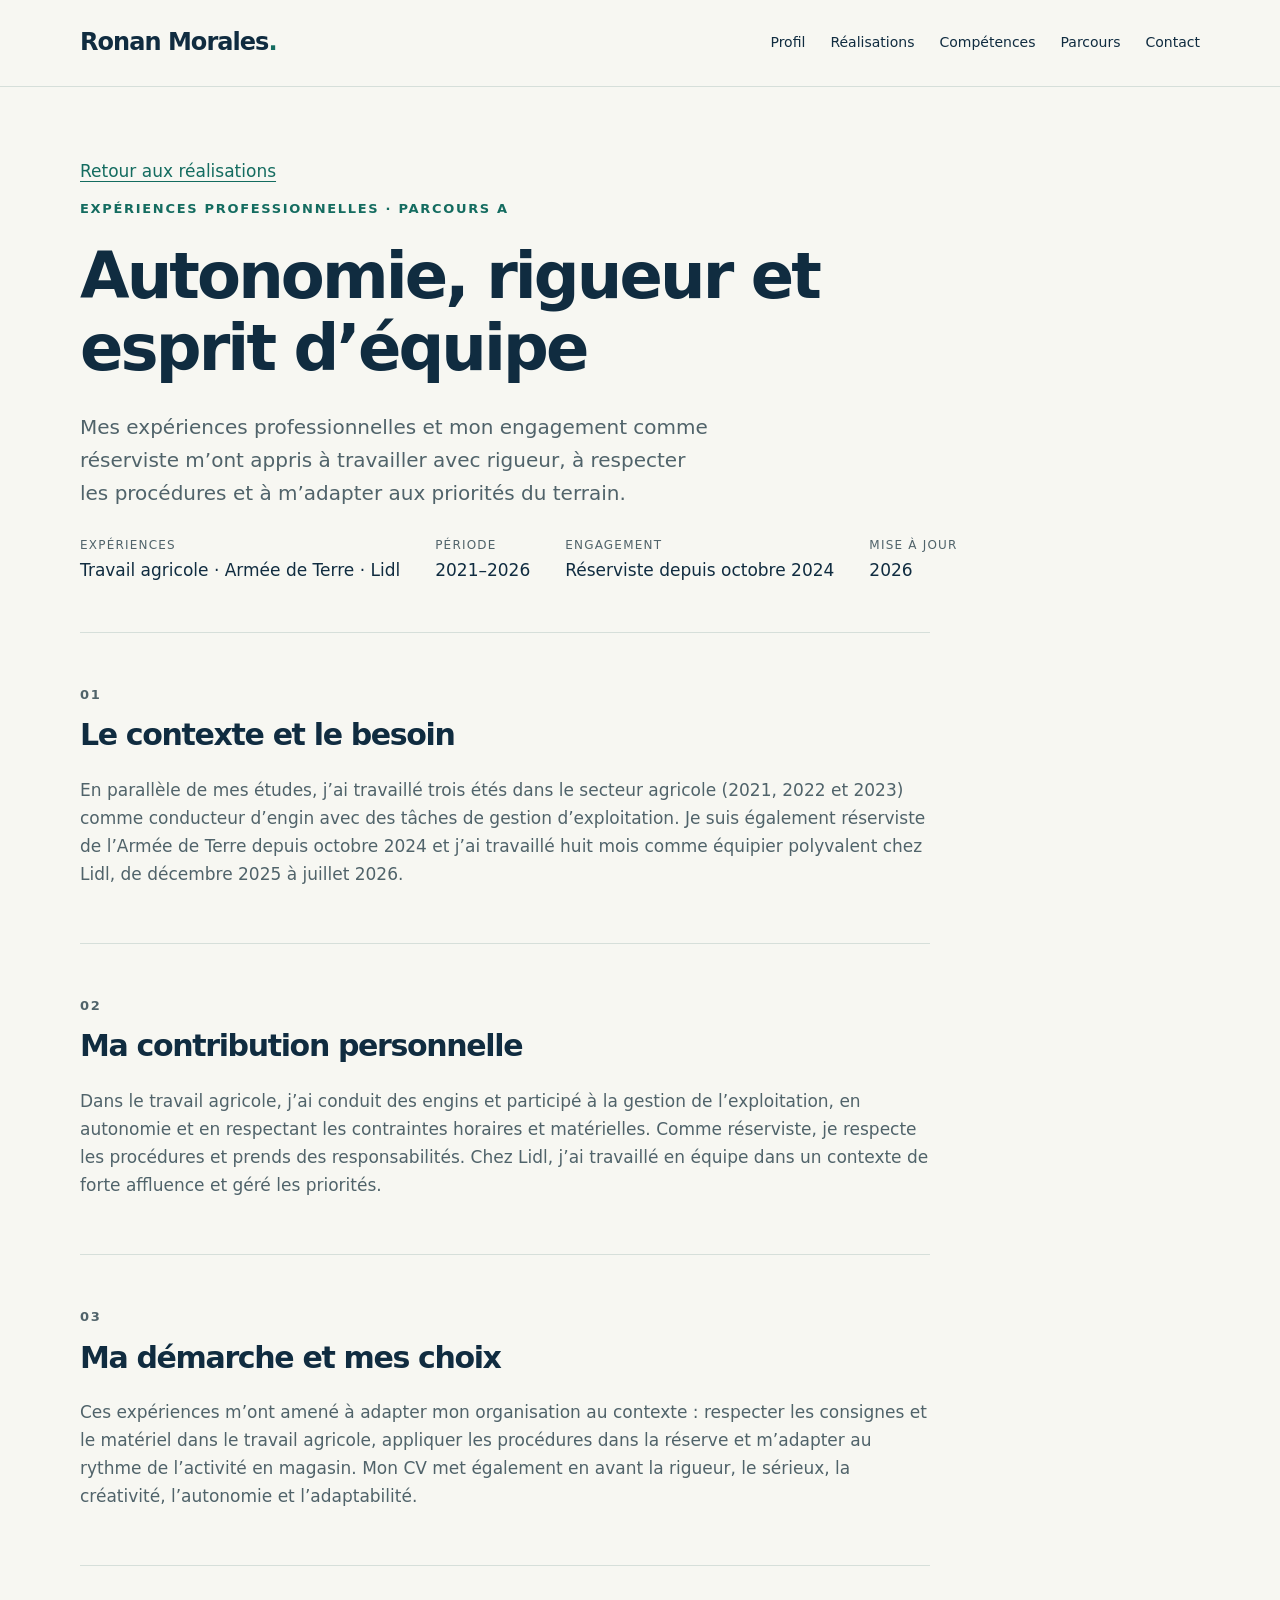
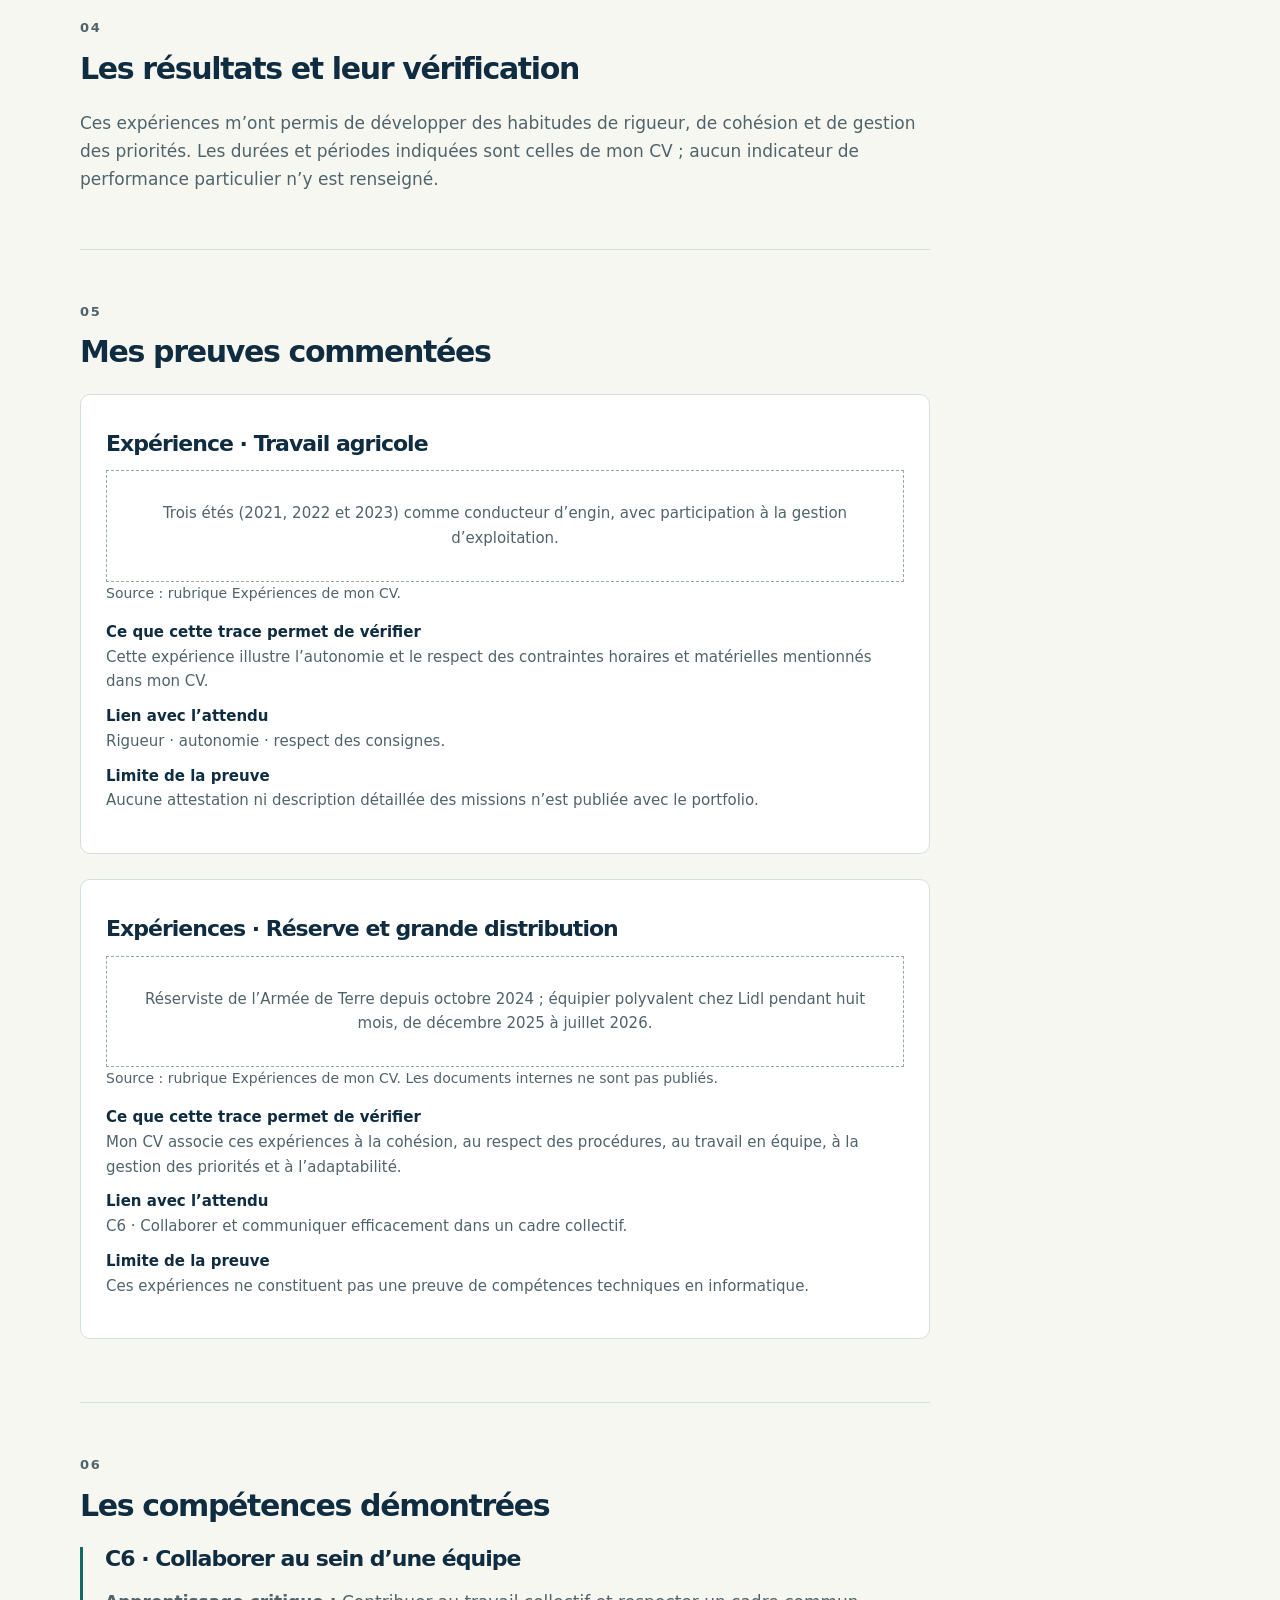
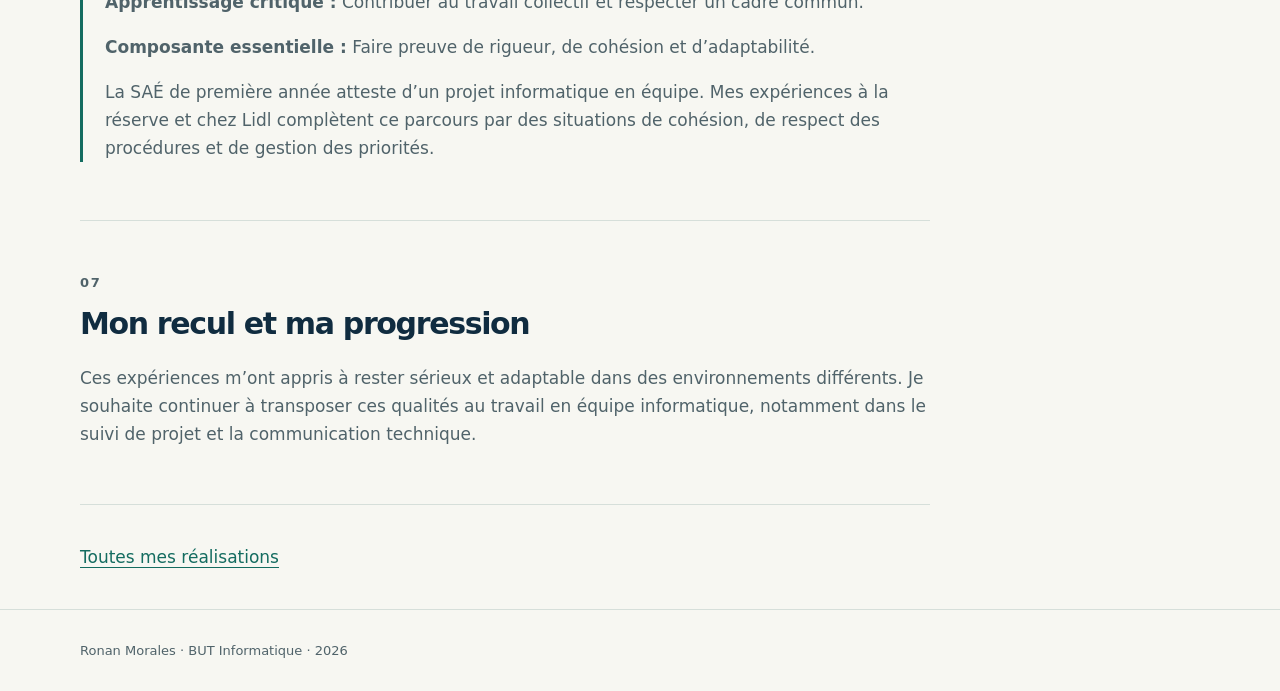
<file: realisation-3.html>
<!doctype html>
<html lang="fr">

<head>
    <meta charset="utf-8">
    <meta name="viewport" content="width=device-width,initial-scale=1">
    <meta name="description" content="Expériences de Ronan Morales : travail agricole, réserviste de l’Armée de Terre et équipier polyvalent.">
    <title>Expériences professionnelles · Portfolio de Ronan Morales</title>
    <link rel="stylesheet" href="assets/style.css">
    <script src="assets/script.js" defer></script>
</head>

<body>
    <a class="skip" href="#contenu">Aller au contenu</a>
    <header>
        <div class="wrap top">
            <a class="brand" href="index.html">Ronan Morales<span>.</span></a><button hidden class="menu-toggle"
                aria-expanded="false" aria-controls="navigation" type="button">Menu</button>
            <nav id="navigation" aria-label="Navigation principale"><a href="index.html#profil">Profil</a><a
                    href="index.html#realisations">Réalisations</a><a href="index.html#competences">Compétences</a><a
                    href="index.html#parcours">Parcours</a><a href="index.html#contact">Contact</a></nav>
        </div>
    </header>
    <main id="contenu">
        <div class="wrap">
            <div class="project-hero">
                <a href="index.html#realisations">Retour aux réalisations</a>
                <p class="eyebrow">Expériences professionnelles · Parcours A</p>
                <h1>Autonomie, rigueur et esprit d’équipe</h1>
                <p class="lead">Mes expériences professionnelles et mon engagement comme réserviste m’ont appris à travailler avec rigueur, à respecter les procédures et à m’adapter aux priorités du terrain.</p>
                <div class="meta">
                    <p><span class="label">Expériences</span>Travail agricole · Armée de Terre · Lidl</p>
                    <p><span class="label">Période</span>2021–2026</p>
                    <p><span class="label">Engagement</span>Réserviste depuis octobre 2024</p>
                    <p><span class="label">Mise à jour</span>2026</p>
                </div>
            </div>
            <div class="reading">
                <section id="contexte">
                    <p class="eyebrow">01</p>
                    <h2>Le contexte et le besoin</h2>
                    <p>En parallèle de mes études, j’ai travaillé trois étés dans le secteur agricole (2021, 2022 et 2023) comme conducteur d’engin avec des tâches de gestion d’exploitation. Je suis également réserviste de l’Armée de Terre depuis octobre 2024 et j’ai travaillé huit mois comme équipier polyvalent chez Lidl, de décembre 2025 à juillet 2026.</p>
                </section>
                <section id="contribution">
                    <p class="eyebrow">02</p>
                    <h2>Ma contribution personnelle</h2>
                    <p>Dans le travail agricole, j’ai conduit des engins et participé à la gestion de l’exploitation, en autonomie et en respectant les contraintes horaires et matérielles. Comme réserviste, je respecte les procédures et prends des responsabilités. Chez Lidl, j’ai travaillé en équipe dans un contexte de forte affluence et géré les priorités.</p>
                </section>
                <section id="demarche">
                    <p class="eyebrow">03</p>
                    <h2>Ma démarche et mes choix</h2>
                    <p>Ces expériences m’ont amené à adapter mon organisation au contexte : respecter les consignes et le matériel dans le travail agricole, appliquer les procédures dans la réserve et m’adapter au rythme de l’activité en magasin. Mon CV met également en avant la rigueur, le sérieux, la créativité, l’autonomie et l’adaptabilité.</p>
                </section>
                <section id="resultats">
                    <p class="eyebrow">04</p>
                    <h2>Les résultats et leur vérification</h2>
                    <p>Ces expériences m’ont permis de développer des habitudes de rigueur, de cohésion et de gestion des priorités. Les durées et périodes indiquées sont celles de mon CV ; aucun indicateur de performance particulier n’y est renseigné.</p>
                </section>
                <section id="preuves">
                    <p class="eyebrow">05</p>
                    <h2>Mes preuves commentées</h2>
                    <figure class="proof">
                        <h3>Expérience · Travail agricole</h3>
                        <div class="proof-slot">Trois étés (2021, 2022 et 2023) comme conducteur d’engin, avec participation à la gestion d’exploitation.</div>
                        <!-- Remplacer le bloc précédent par exemple par : <img src="images/preuve-1.png" alt="Description précise de l’élément observé"> -->
                        <figcaption>Source : rubrique Expériences de mon CV.</figcaption>
                        <dl>
                            <dt>Ce que cette trace permet de vérifier</dt>
                            <dd>Cette expérience illustre l’autonomie et le respect des contraintes horaires et matérielles mentionnés dans mon CV.</dd>
                            <dt>Lien avec l’attendu</dt>
                            <dd>Rigueur · autonomie · respect des consignes.
                            </dd>
                            <dt>Limite de la preuve</dt>
                            <dd>Aucune attestation ni description détaillée des missions n’est publiée avec le portfolio.</dd>
                        </dl>
                    </figure>
                    <figure class="proof">
                        <h3>Expériences · Réserve et grande distribution</h3>
                        <div class="proof-slot">Réserviste de l’Armée de Terre depuis octobre 2024 ; équipier polyvalent chez Lidl pendant huit mois, de décembre 2025 à juillet 2026.</div>
                        <!-- Remplacer le bloc précédent par exemple par : <img src="images/preuve-2.png" alt="Description précise de l’élément observé"> -->
                        <figcaption>Source : rubrique Expériences de mon CV. Les documents internes ne sont pas publiés.</figcaption>
                        <dl>
                            <dt>Ce que cette trace permet de vérifier</dt>
                            <dd>Mon CV associe ces expériences à la cohésion, au respect des procédures, au travail en équipe, à la gestion des priorités et à l’adaptabilité.</dd>
                            <dt>Lien avec l’attendu</dt>
                            <dd>C6 · Collaborer et communiquer efficacement dans un cadre collectif.
                            </dd>
                            <dt>Limite de la preuve</dt>
                            <dd>Ces expériences ne constituent pas une preuve de compétences techniques en informatique.</dd>
                        </dl>
                    </figure>
                    <!-- Dupliquer une figure si une troisième preuve est utile. Ne jamais publier de document confidentiel. -->
                </section>
                <section id="competences">
                    <p class="eyebrow">06</p>
                    <h2>Les compétences démontrées</h2>
                    <div class="mapping">
                        <h3>C6 · Collaborer au sein d’une équipe</h3>
                        <p><strong>Apprentissage critique :</strong> Contribuer au travail collectif et respecter un cadre commun.</p>
                        <p><strong>Composante essentielle :</strong> Faire preuve de rigueur, de cohésion et d’adaptabilité.</p>
                        <p>La SAÉ de première année atteste d’un projet informatique en équipe. Mes expériences à la réserve et chez Lidl complètent ce parcours par des situations de cohésion, de respect des procédures et de gestion des priorités.</p>
                    </div>
                    <!-- Dupliquer le bloc mapping pour une autre compétence réellement étayée. -->
                </section>
                <section id="recul">
                    <p class="eyebrow">07</p>
                    <h2>Mon recul et ma progression</h2>
                    <p>Ces expériences m’ont appris à rester sérieux et adaptable dans des environnements différents. Je souhaite continuer à transposer ces qualités au travail en équipe informatique, notamment dans le suivi de projet et la communication technique.</p>
                </section>
                <section><a href="index.html#realisations">Toutes mes réalisations</a></section>
            </div>
        </div>
    </main>
    <footer>
        <div class="wrap">Ronan Morales · BUT Informatique · 2026</div>
    </footer>
</body>

</html>
</file>
<file: assets/style.css>
/* PERSONNALISATION : modifier ces couleurs sans changer le HTML. */
:root {
  --ink:#102c40;
  --accent:#146c60;
  --paper:#f7f7f2;
  --line:#d6dfda;
  --muted:#50636a;
  --white:#fff;
  --radius:16px
}
* {
  box-sizing:border-box
}
html {
  scroll-behavior:smooth;
  scroll-padding-top:100px
}
body {
  margin:0;
  color:var(--ink);
  background:var(--paper);
  font:17px/1.65 system-ui,-apple-system,"Segoe UI",sans-serif
}
a {
  color:var(--accent);
  text-underline-offset:4px
}
a:hover {
  text-decoration-thickness:2px
}
a:focus-visible,button:focus-visible,summary:focus-visible {
  outline:3px solid #cc6b18;
  outline-offset:5px
}
header {
  border-bottom:1px solid var(--line);
  background:var(--paper);
  position:sticky;
  top:0;
  z-index:10
}
.wrap {
  width:min(1120px,calc(100% - 48px));
  margin:auto
}
.top {
  display:flex;
  align-items:center;
  justify-content:space-between;
  gap:24px;
  min-height:86px
}
.brand {
  font-weight:750;
  color:var(--ink);
  text-decoration:none;
  letter-spacing:-.04em;
  font-size:24px
}
.brand span {
  color:var(--accent)
}
nav {
  display:flex;
  gap:25px
}
nav a {
  color:var(--ink);
  font-size:14px;
  text-decoration:none
}
nav a:hover {
  text-decoration:underline
}
.skip {
  position:absolute;
  left:20px;
  top:-100px;
  background:white;
  padding:10px;
  z-index:20
}
.skip:focus {
  top:10px
}
.hero {
  padding:100px 0 82px;
  display:grid;
  grid-template-columns:1.6fr 1fr;
  gap:70px;
  align-items:center
}
.eyebrow {
  font-size:13px;
  letter-spacing:.13em;
  text-transform:uppercase;
  font-weight:700;
  color:var(--accent)
}
h1,h2,h3 {
  line-height:1.12;
  letter-spacing:-.045em
}
h1 {
  font-size:clamp(42px,6.7vw,78px);
  font-weight:650;
  margin:22px 0 26px
}
h2 {
  font-size:clamp(30px,4vw,44px);
  font-weight:650;
  margin:0 0 24px
}
h3 {
  font-size:24px;
  font-weight:650;
  margin:12px 0 14px
}
.lead {
  font-size:20px;
  color:var(--muted);
  max-width:640px
}
.intro-aside {
  border-left:1px solid var(--line);
  padding-left:30px
}
.intro-aside p {
  margin:12px 0
}
.label {
  font-size:12px;
  text-transform:uppercase;
  letter-spacing:.1em;
  color:var(--muted);
  display:block
}
.actions {
  display:flex;
  gap:24px;
  align-items:center;
  flex-wrap:wrap;
  margin-top:30px
}
.button {
  display:inline-block;
  background:var(--ink);
  color:white;
  padding:12px 22px;
  border-radius:6px;
  text-decoration:none;
  font-size:15px;
  font-weight:600
}
.button:hover {
  background:var(--accent)
}
section {
  padding:65px 0;
  border-top:1px solid var(--line)
}
.section-head {
  display:flex;
  justify-content:space-between;
  gap:30px;
  align-items:baseline;
  margin-bottom:20px
}
.section-head p {
  color:var(--muted);
  max-width:400px;
  font-size:15px
}
.projects {
  display:grid;
  grid-template-columns:repeat(3,1fr);
  gap:22px
}
.project {
  background:white;
  border:1px solid var(--line);
  border-radius:var(--radius);
  overflow:hidden
}
.project-body {
  padding:25px
}
.project p {
  color:var(--muted);
  font-size:15px
}
.project-top {
  padding:30px 25px;
  background:#e1eae3;
  min-height:115px;
  display:flex;
  align-items:end;
  justify-content:space-between;
  font-size:14px
}
.project:nth-child(2) .project-top {
  background:#e8e6db
}
.project:nth-child(3) .project-top {
  background:#dfe9ed
}
.number {
  font-size:44px;
  line-height:1;
  font-weight:600;
  letter-spacing:-.06em
}
.project a {
  font-weight:650;
  font-size:15px
}
.competency {
  padding:28px 0;
  border-bottom:1px solid var(--line);
  display:grid;
  grid-template-columns:85px 1fr;
  gap:20px
}
.code {
  color:var(--accent);
  font-size:28px;
  font-weight:600
}
.competency h3 {
  margin:0 0 10px
}
.competency p {
  max-width:820px;
  color:var(--muted)
}
details {
  margin-top:18px
}
summary {
  cursor:pointer;
  font-size:15px;
  font-weight:650
}
details li {
  margin:9px 0;
  font-size:15px
}
.journey {
  display:grid;
  grid-template-columns:1fr 1fr;
  gap:60px
}
.journey h3 {
  margin-top:0
}
.contact {
  display:grid;
  grid-template-columns:1fr 1fr;
  gap:60px
}
.placeholder {
  color:var(--muted)
}
footer {
  padding:30px 0;
  border-top:1px solid var(--line);
  font-size:13px;
  color:var(--muted)
}
.project-hero {
  padding:70px 0 48px
}
.project-hero h1 {
  font-size:clamp(38px,5vw,64px);
  max-width:950px
}
.meta {
  display:flex;
  gap:35px;
  flex-wrap:wrap;
  margin-top:26px
}
.meta p {
  margin:0
}
.reading {
  max-width:850px
}
.reading section {
  padding:38px 0
}
.reading h2 {
  font-size:30px
}
.reading p {
  color:var(--muted)
}
.proof {
  margin:25px 0;
  padding:25px;
  border:1px solid var(--line);
  background:white;
  border-radius:10px
}
.proof h3 {
  font-size:22px
}
.proof img {
  max-width:100%;
  height:auto
}
.proof figcaption {
  font-size:14px;
  color:var(--muted)
}
.proof-slot {
  border:1px dashed #96aaa0;
  padding:30px;
  text-align:center;
  color:var(--muted);
  font-size:15px
}
.proof dl {
  font-size:15px
}
.proof dt {
  font-weight:650;
  margin-top:10px
}
.proof dd {
  margin:0;
  color:var(--muted)
}
.mapping {
  margin:20px 0;
  padding-left:22px;
  border-left:3px solid var(--accent)
}
.mapping h3 {
  font-size:22px
}
.menu-toggle {
  display:none
}
.note {
  font-size:14px;
  color:var(--muted)
}
@media(max-width:800px) {
  .hero {
  grid-template-columns:1fr;
  gap:25px;
  padding:55px 0
}
.intro-aside {
  padding-left:20px
}
.projects {
  grid-template-columns:1fr
}
.section-head,.journey,.contact {
  display:block
}
.journey>div+div,.contact>div+div {
  margin-top:30px
}
.top {
  flex-wrap:wrap;
  gap:12px;
  padding:16px 0
}
.menu-toggle {
  display:block;
  border:1px solid var(--line);
  border-radius:5px;
  padding:8px 12px;
  background:white;
  color:var(--ink);
  font:inherit;
  font-size:14px
}
nav {
  width:100%;
  flex-wrap:wrap;
  gap:12px 22px
}
html.js nav[data-open="false"] {
  display:none
}
.competency {
  grid-template-columns:50px 1fr;
  gap:12px
}
section {
  padding:42px 0
}
.wrap {
  width:calc(100% - 36px)
}
.meta {
  gap:20px
}

}
@media(prefers-reduced-motion:reduce) {
  html {
  scroll-behavior:auto
}

}
@media print {
  header,.actions,.menu-toggle {
  display:none
}
body {
  background:white;
  font-size:11pt
}
.wrap {
  width:100%
}
.hero {
  padding:20px 0
}
section {
  padding:20px 0
}
.projects {
  display:block
}
.project {
  break-inside:avoid;
  margin:15px 0
}
h1 {
  font-size:32pt
}
h2 {
  font-size:23pt
}

}


.menu-toggle[hidden] {
  display:none
}
</file>
